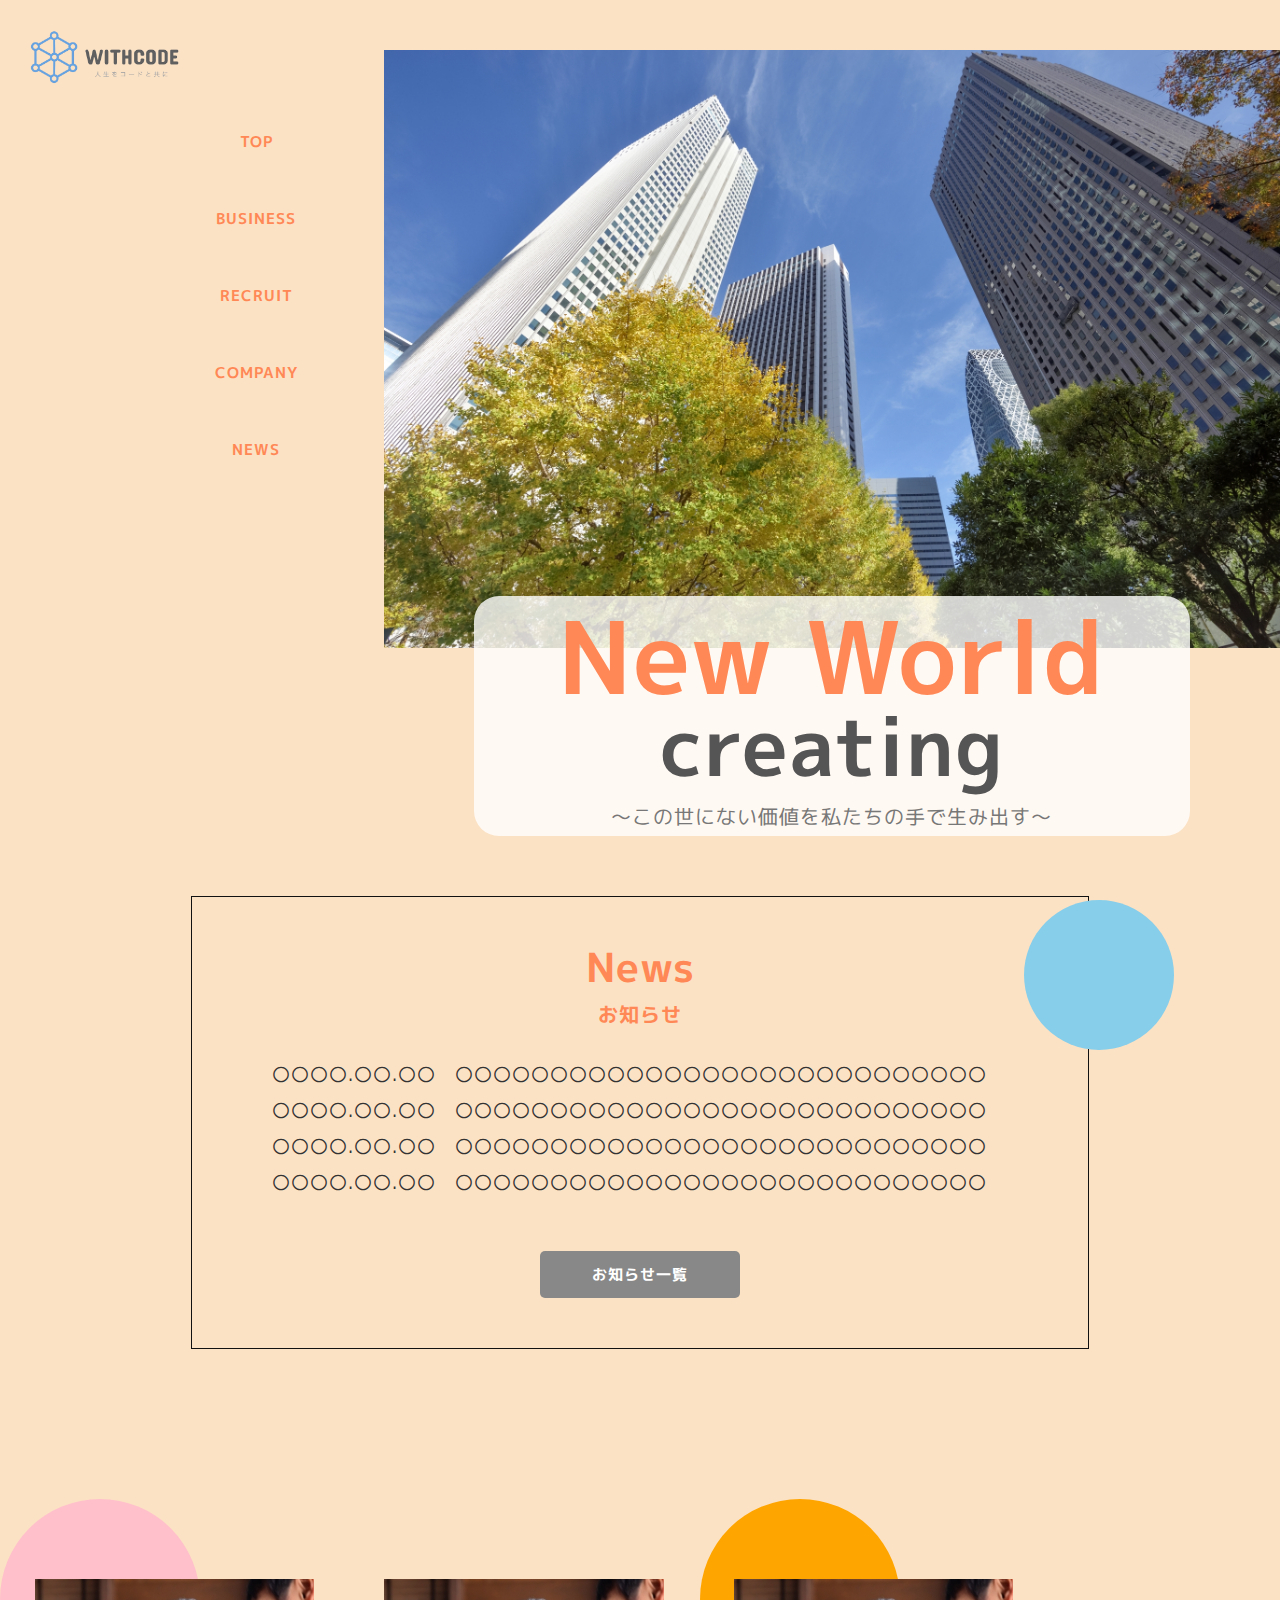
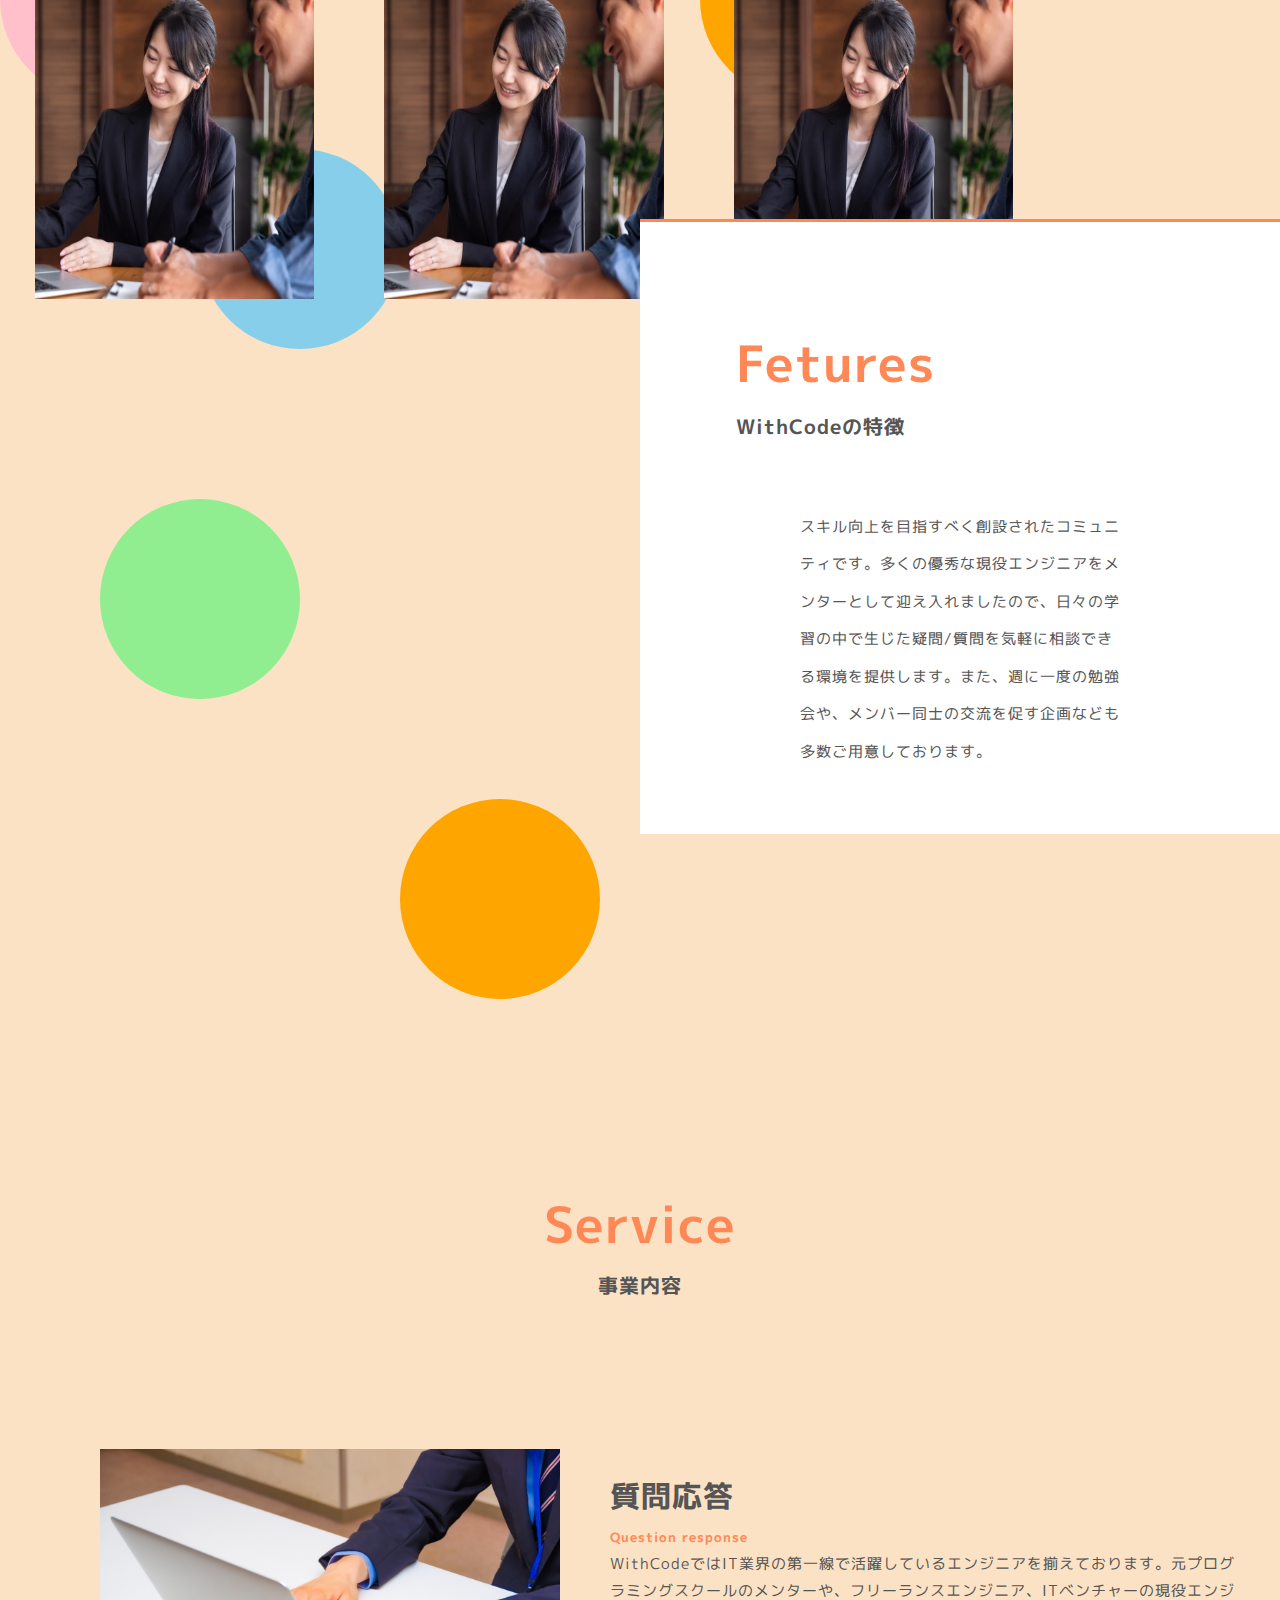
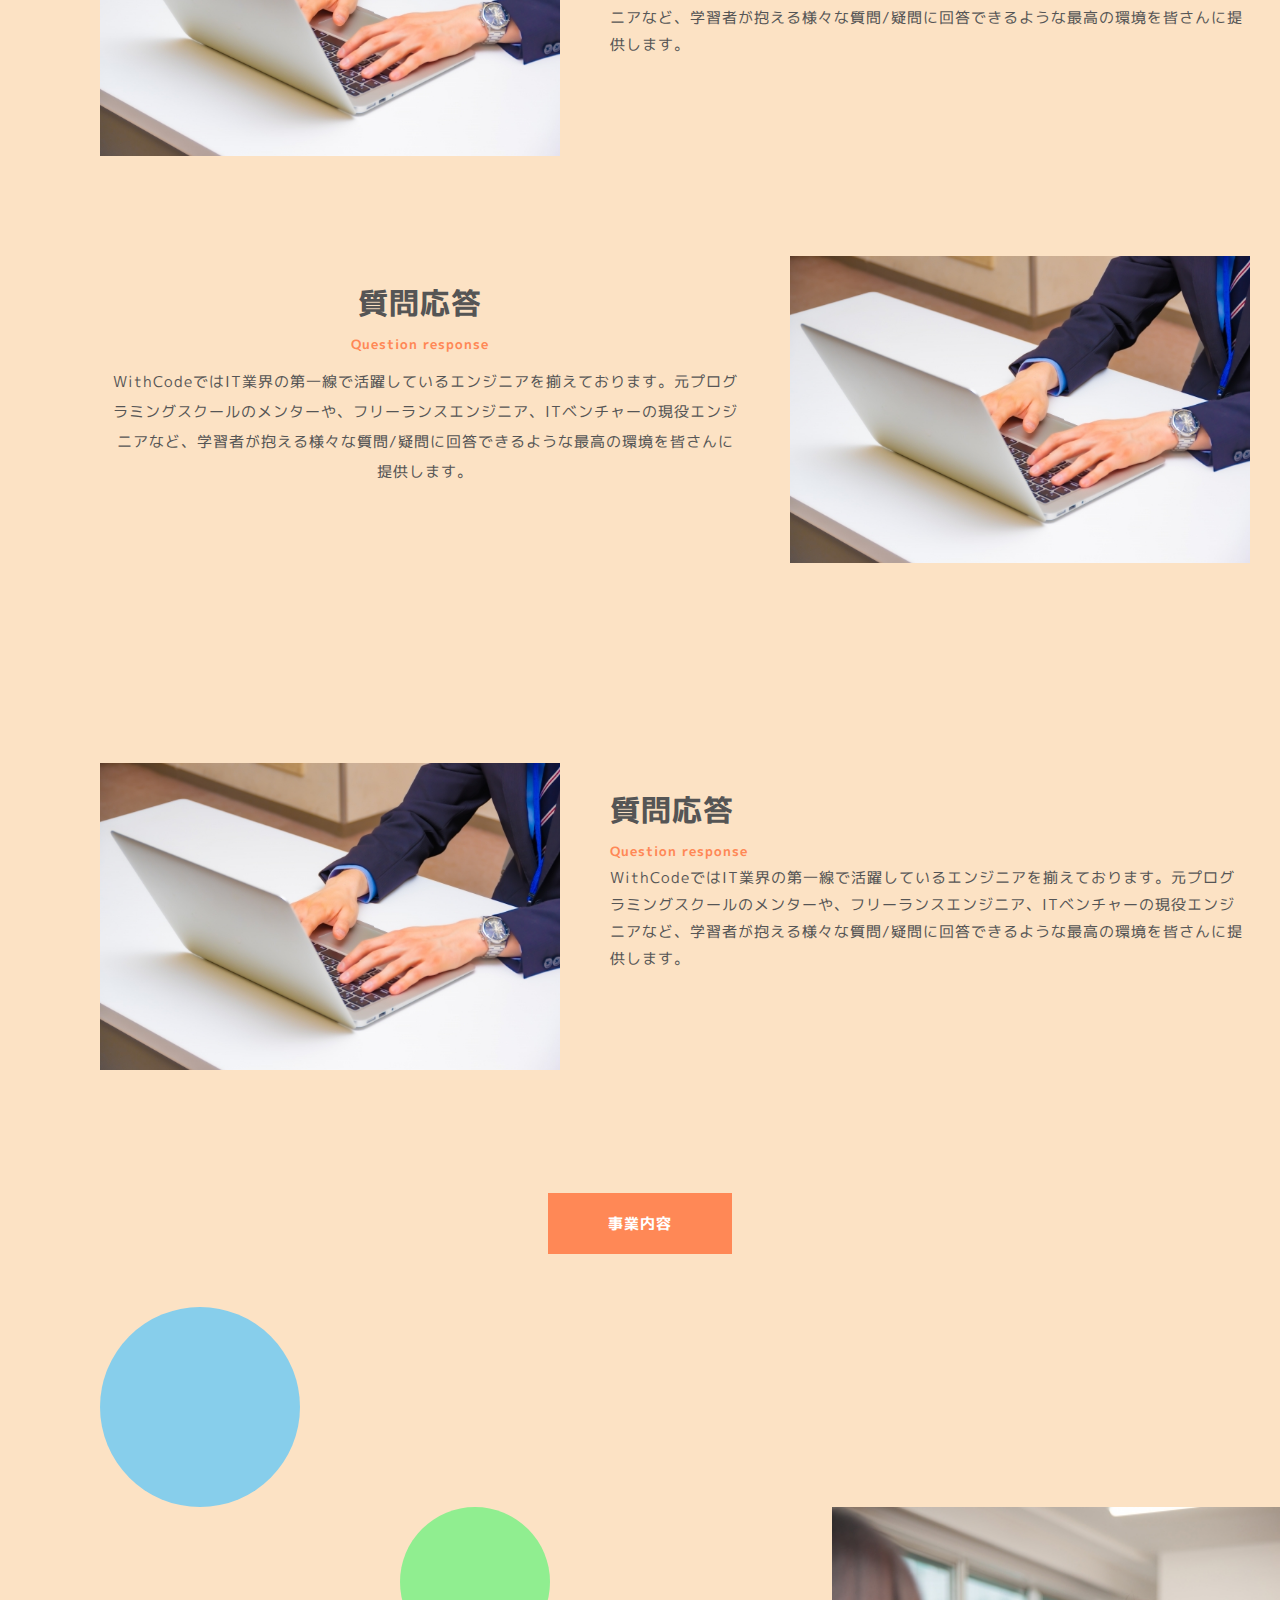
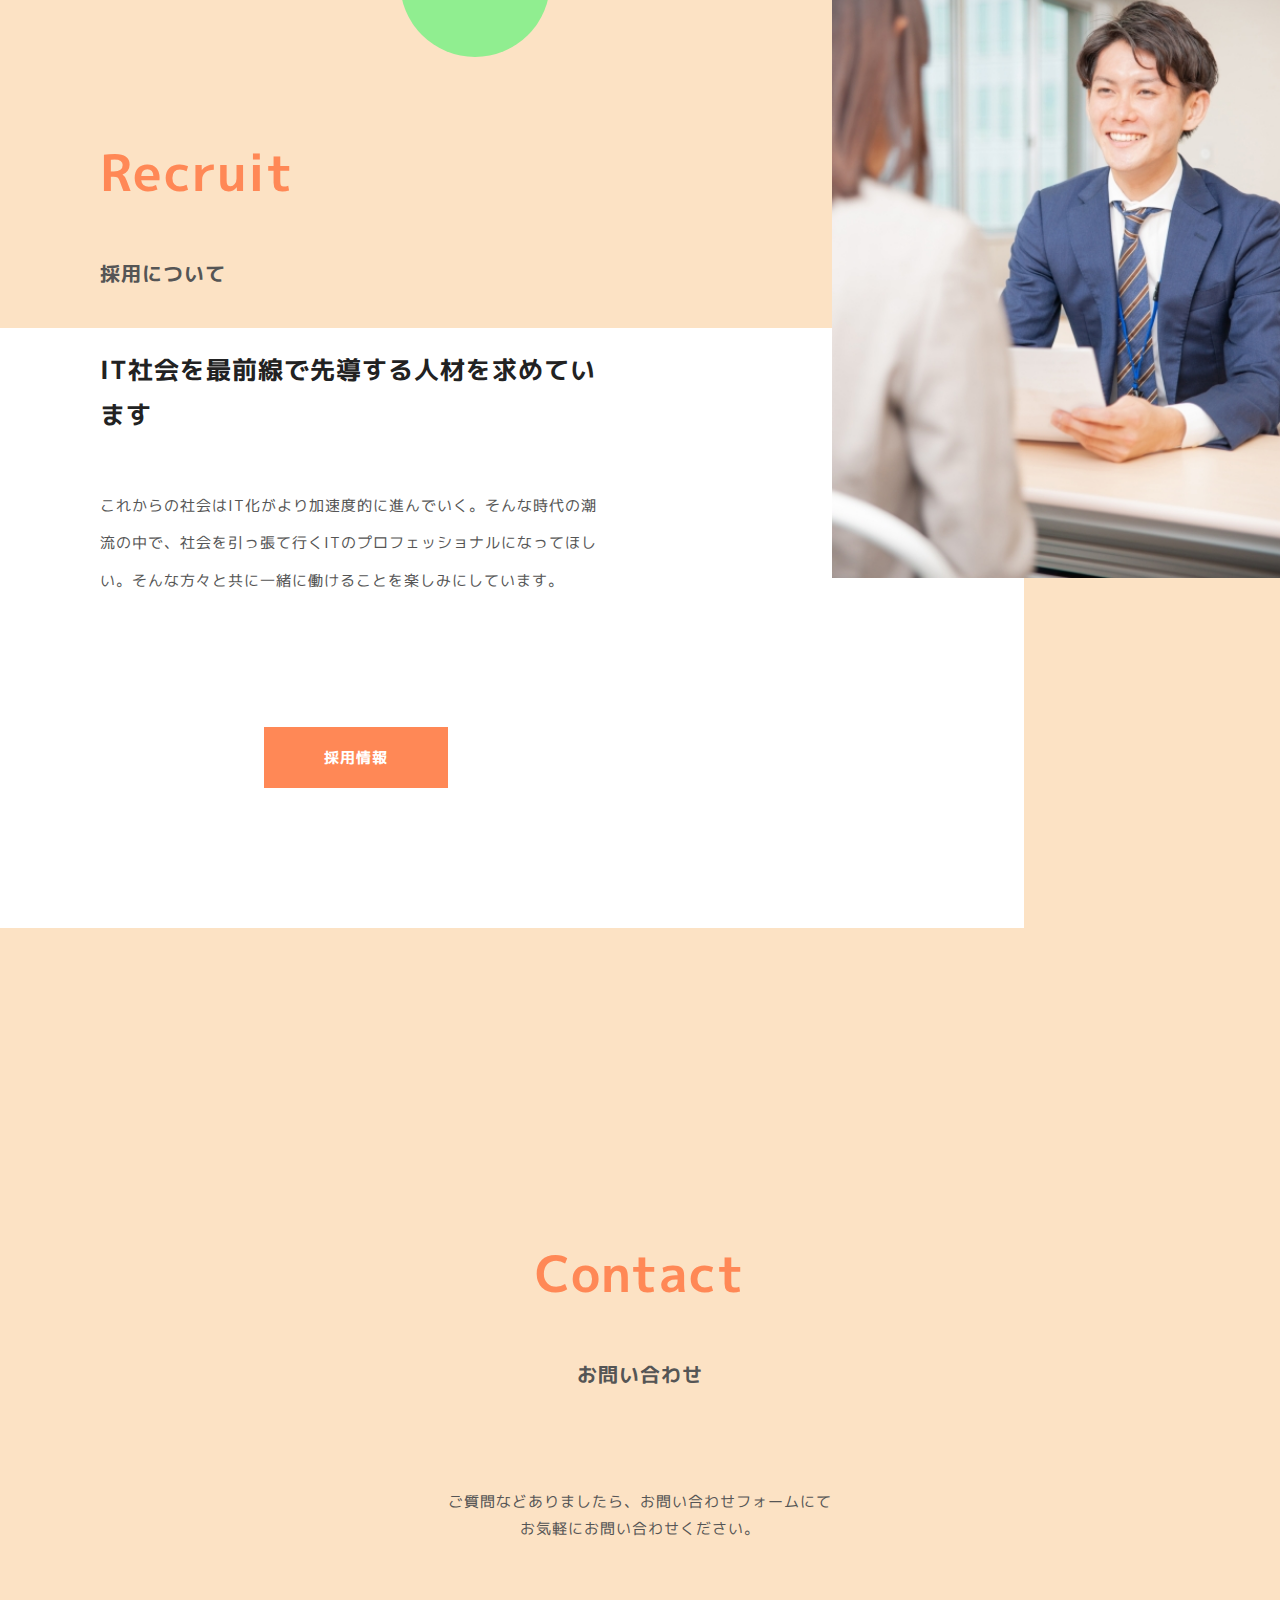
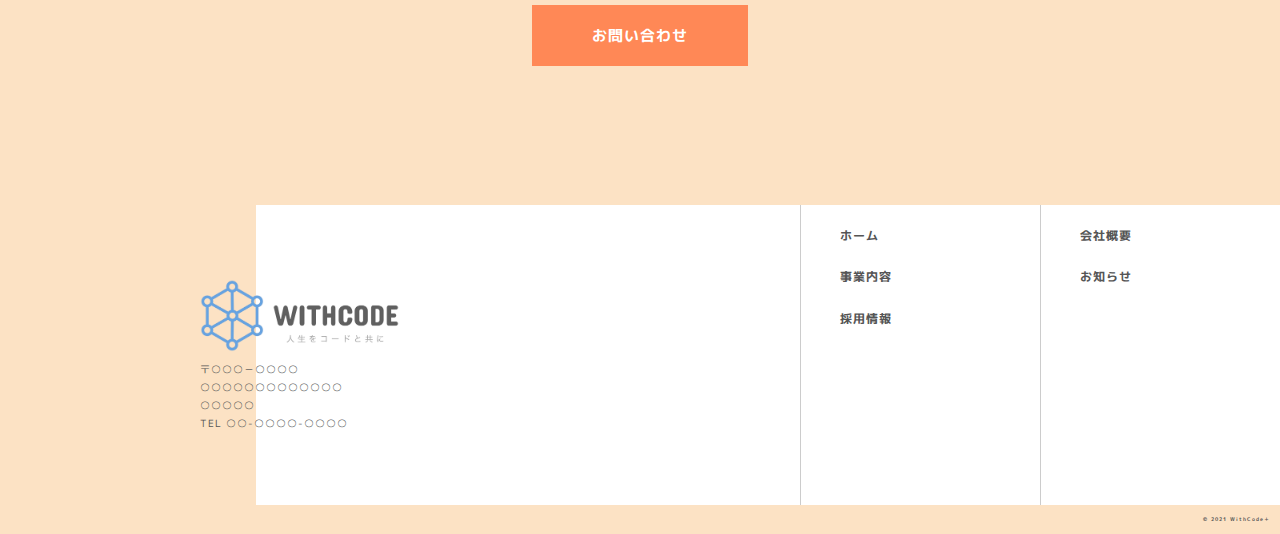
<file: index.html>
<!DOCTYPE html>
<html lang="ja">
<head>
  <meta charset="UTF-8">
  <title>プログラミング教材「WithCode+」</title>
  <meta name="description" content="「人生をコードと共に」というビジョンを達成するべく、皆さんのプログラミング学習をサポートします。">
  <meta name="keywords" content="IT,プログラミング,コミュニティ">
  <meta name="viewport" content="width=device-width, initial-scale=1.0">
  <meta property="og:title" content="プログラミング教材「WithCode+」">
  <meta property="og:type" content="article">
  <meta property="og:url" content="https://withcode-plus.tech">
  <meta property="og:image" content="img/logo.png">
  <meta property="og:description" content="「人生をコードと共に」というビジョンを達成するべく、皆さんのプログラミング学習をサポートします。">
  <meta property="og:site_name" content="プログラミング教材">
  <link rel="icon" href="favicon.ico">
  <link rel="apple-touch-icon" sizes="180×180" href="img/logo.png">
  <link rel="stylesheet" type="text/css" href="css/reset.css">
  <link rel="stylesheet" type="text/css" href="css/common1.css">
 
  <link rel="stylesheet" type="text/css" href="css/index.css">
  <link rel="preconnect" href="https://fonts.gstatic.com">
  <link href="https://fonts.googleapis.com/css2?family=M+PLUS+1p:wght@100;300;400;500;700;800;900&display=swap"
    rel="stylesheet
</head>
<body>
<header>
  <div class="header_all">
    <div class="header_inner">
      <img src="img/logo.png" alt="ロゴ画像">
      <nav>
        <ul>
          <li><a href="index.html" class="color">TOP</a></li>
          <li><a href="html/business.html" class="color">BUSINESS</a></li>
          <li><a href="html/recruit.html" class="color">RECRUIT</a></li>
          <li><a href="html/company.html" class="color">COMPANY</a></li>
          <li><a href="html/news.html" class="color">NEWS</a></li>
        </ul>
      </nav>
    </div>
    <div class="top_inner">
      <img src="img/top.png" alt="トップ画像">
      <div class="top_title">
        <!-- <div class="top_bg"></div> -->
        <h1>New World</h1>
        <h2>creating</h2>
        <p>
          ～この世にない価値を私たちの手で生み出す～
        </p>
      </div>

    </div>
    <div class="top_bg1"></div>
  </div>
  </div> 
</header>
<main>
  <section class="news section">
    <h3>News<br><small>お知らせ</small></h3>
    <ul class="news_list">
      <li> 〇〇〇〇.〇〇.〇〇　〇〇〇〇〇〇〇〇〇〇〇〇〇〇〇〇〇〇〇〇〇〇〇〇〇〇〇〇</li>
      <li> 〇〇〇〇.〇〇.〇〇　〇〇〇〇〇〇〇〇〇〇〇〇〇〇〇〇〇〇〇〇〇〇〇〇〇〇〇〇</li>
      <li> 〇〇〇〇.〇〇.〇〇　〇〇〇〇〇〇〇〇〇〇〇〇〇〇〇〇〇〇〇〇〇〇〇〇〇〇〇〇</li>
      <li> 〇〇〇〇.〇〇.〇〇　〇〇〇〇〇〇〇〇〇〇〇〇〇〇〇〇〇〇〇〇〇〇〇〇〇〇〇〇</li>    
    </ul>
    <p class="more"><a href="html/news.html">お知らせ一覧</a></p>
  </section>
  <section class="feature section">
    <div class="feature_inner">
      <h4>Fetures</h4>
      <small>WithCodeの特徴</small>
      <p>スキル向上を目指すべく創設されたコミュニティです。多くの優秀な現役エンジニアをメンターとして迎え入れましたので、日々の学習の中で生じた疑問/質問を気軽に相談できる環境を提供します。また、週に一度の勉強会や、メンバー同士の交流を促す企画なども多数ご用意しております。</p>
    </div>
    <ul class="feature_img">
      <li><img src="img/feature.png" alt="特徴の画像"></li>
      <li><img src="img/feature.png" alt="特徴の画像"></li>
      <li><img src="img/feature.png" alt="特徴の画像"></li>
    </ul>
    <div class="feature_bg_all">
      <div class="feature_bg"></div>
      <div class="feature_bg2"></div>
      <div class="fature_bg3"></div>
      <div class="feature_bg4"></div>
      <div class="feature_bg5"></div>
      <div class="feature_bg6"></div>
    </div>
  </section>


  <section class="service section">
    <h3>Service<br><small>事業内容</small></h3>
        <div class="service_item">
          <div class="service_bg"></div>
        <img src="img/service.png">
          <h4>質問応答</h4>
          <small>Question response</small>
          <p>WithCodeではIT業界の第一線で活躍しているエンジニアを揃えております。元プログラミングスクールのメンターや、フリーランスエンジニア、ITベンチャーの現役エンジニアなど、学習者が抱える様々な質問/疑問に回答できるような最高の環境を皆さんに提供します。</p>
        </div>  
        <div class="service_item2">
          <img src="img/service.png">
          <h4>質問応答</h4>
          <small>Question response</small>
          <p>WithCodeではIT業界の第一線で活躍しているエンジニアを揃えております。元プログラミングスクールのメンターや、フリーランスエンジニア、ITベンチャーの現役エンジニアなど、学習者が抱える様々な質問/疑問に回答できるような最高の環境を皆さんに提供します。</p>
        </div>
        <div class="service_item">
          <img src="img/service.png">
          <h4>質問応答</h4>
          <small>Question response</small>
          <p>WithCodeではIT業界の第一線で活躍しているエンジニアを揃えております。元プログラミングスクールのメンターや、フリーランスエンジニア、ITベンチャーの現役エンジニアなど、学習者が抱える様々な質問/疑問に回答できるような最高の環境を皆さんに提供します。</p>
        </div>
        <p class="btn"><a href="html/business.html">事業内容</a></p>
  </section>
  <section class="recruit section">
    <div class="recruit_inner">
      <h3>Recruit<br><small>採用について</small></h3>   
      <h4>IT社会を最前線で先導する人材を求めています</h4>
      <p>これからの社会はIT化がより加速度的に進んでいく。そんな時代の潮流の中で、社会を引っ張て行くITのプロフェッショナルになってほしい。そんな方々と共に一緒に働けることを楽しみにしています。</p>
      <p class="btn"><a href="html/recruit.html">採用情報</a></p>
    </div>
    <img src="img/top_recruit.png" aly="リクルート画像">
    <div class="recruit_bg"> </div>
    <div class="recruit_bg2"> </div>
    <div class="recruit_bg3"> </div>
  </section>
  <section class="contact">
    <div class="contact_inner">
      <h3>Contact<br><small>お問い合わせ</small></h3>
      <p>ご質問などありましたら、お問い合わせフォームにて<br>お気軽にお問い合わせください。</p>
      <p class="btn"><a href="#">お問い合わせ</a></p>
    </div>
  </section>
</main>
<footer>
  <div class="footer_inner">
    <img src="img/logo.png" alt="ロゴ画像">
    <p>
      〒○○○－○○○○<br>
      ○○○○○○○○○○○○○○○○○○<br>
      TEL ○○-○○○○-○○○○
    </p>
  </div>
  <div class="footer_bg">
    <div class="footer_list">
      <ul>
        <li><a href="html/company.html">会社概要</a></li>
        <li><a href="html/news.html"></a>お知らせ</li>
      </ul>
      <ul>
        <li><a href="html/index.html">ホーム</a></li>
        <li><a href="html/business.html"></a>事業内容</li>
        <li><a href="html/recruit.html"></a>採用情報</li>
      </ul>
    </div>
  </div>
</footer>
<o class=copyright>© 2021 WithCode＋</o>
</body>
</html>
</file>
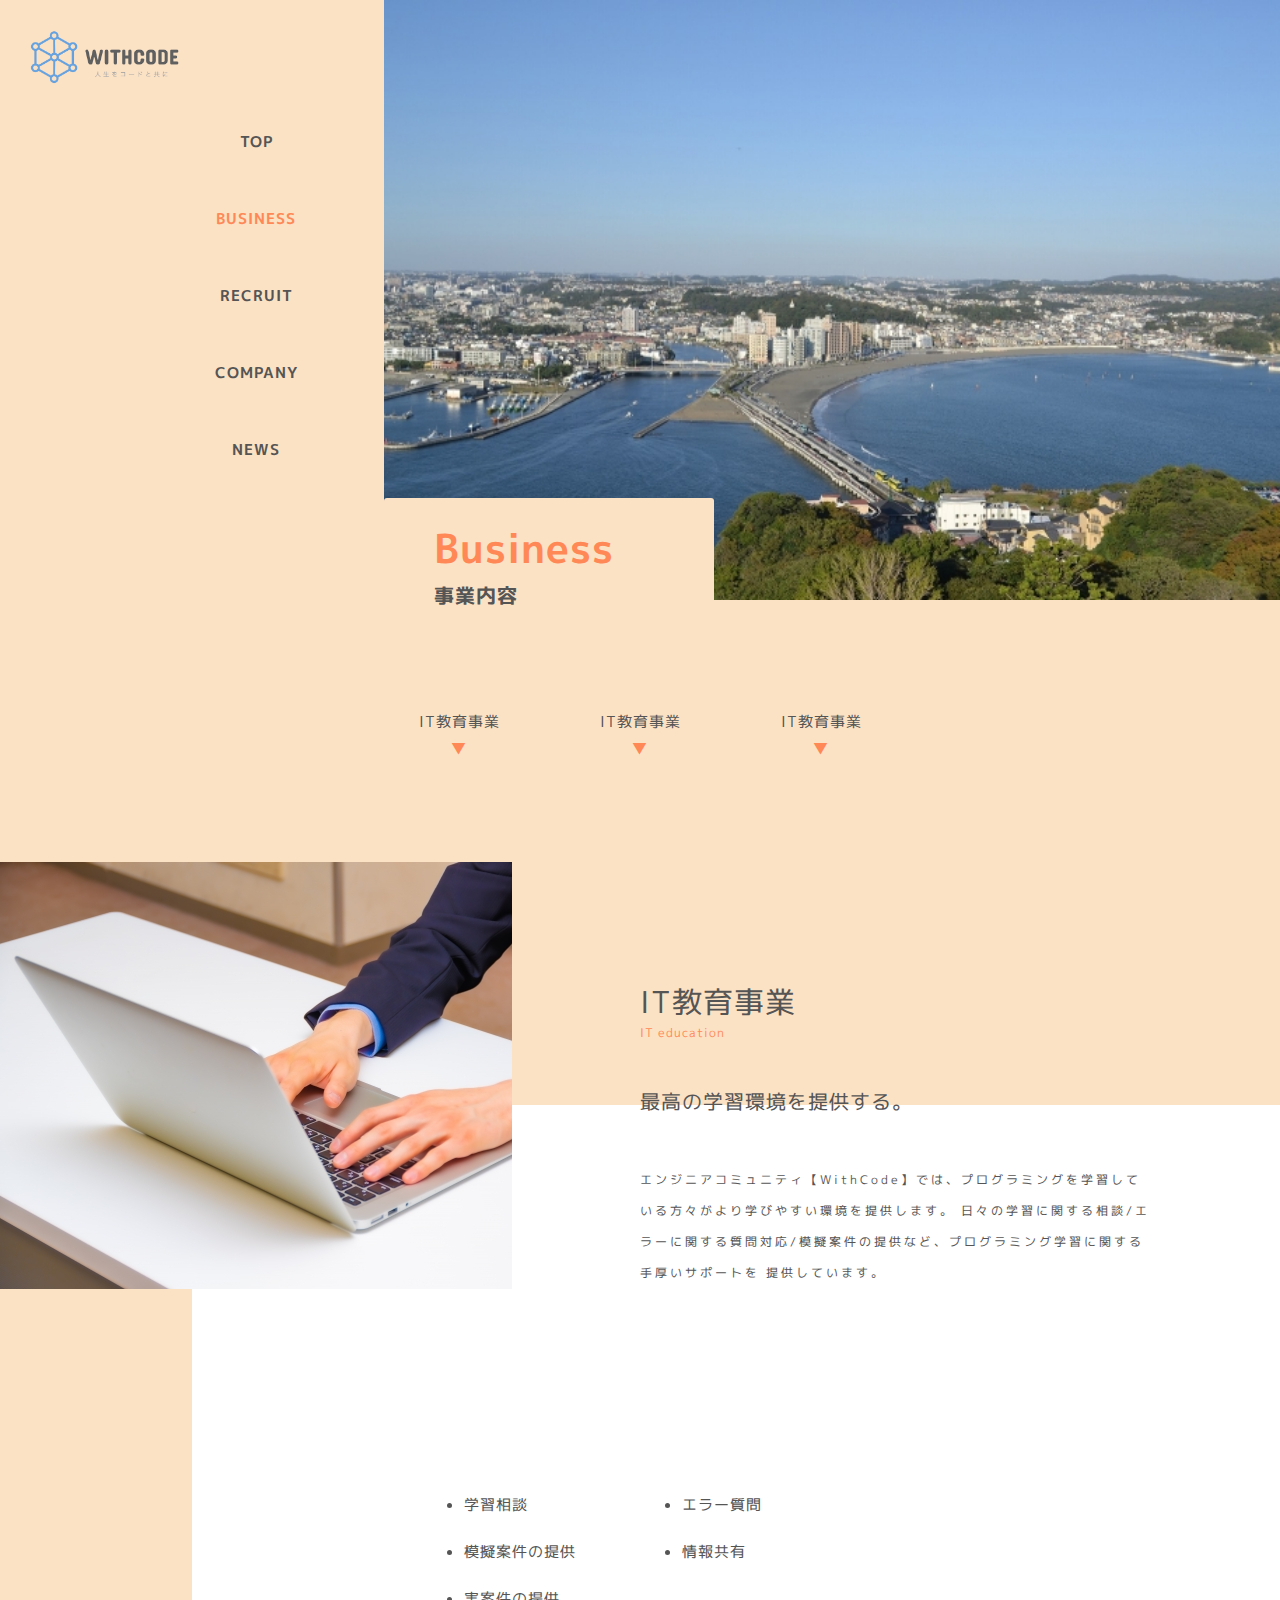
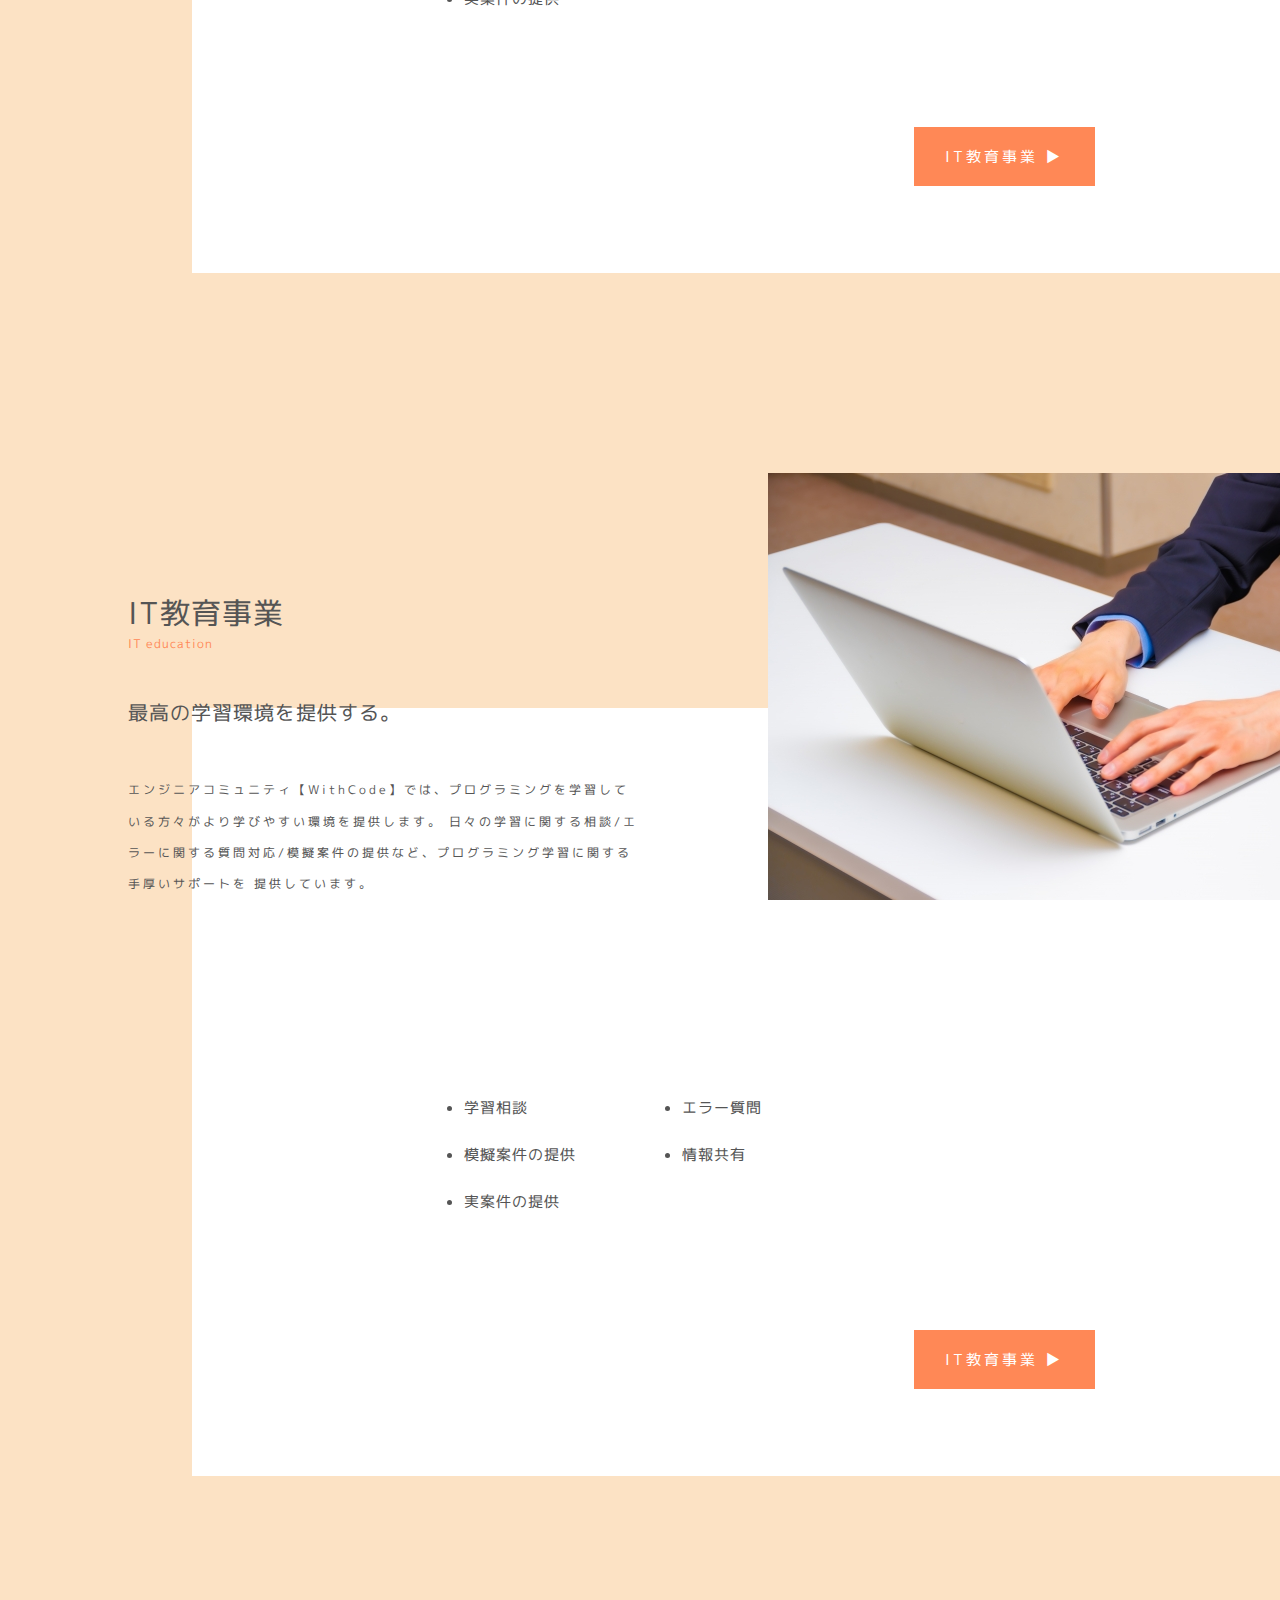
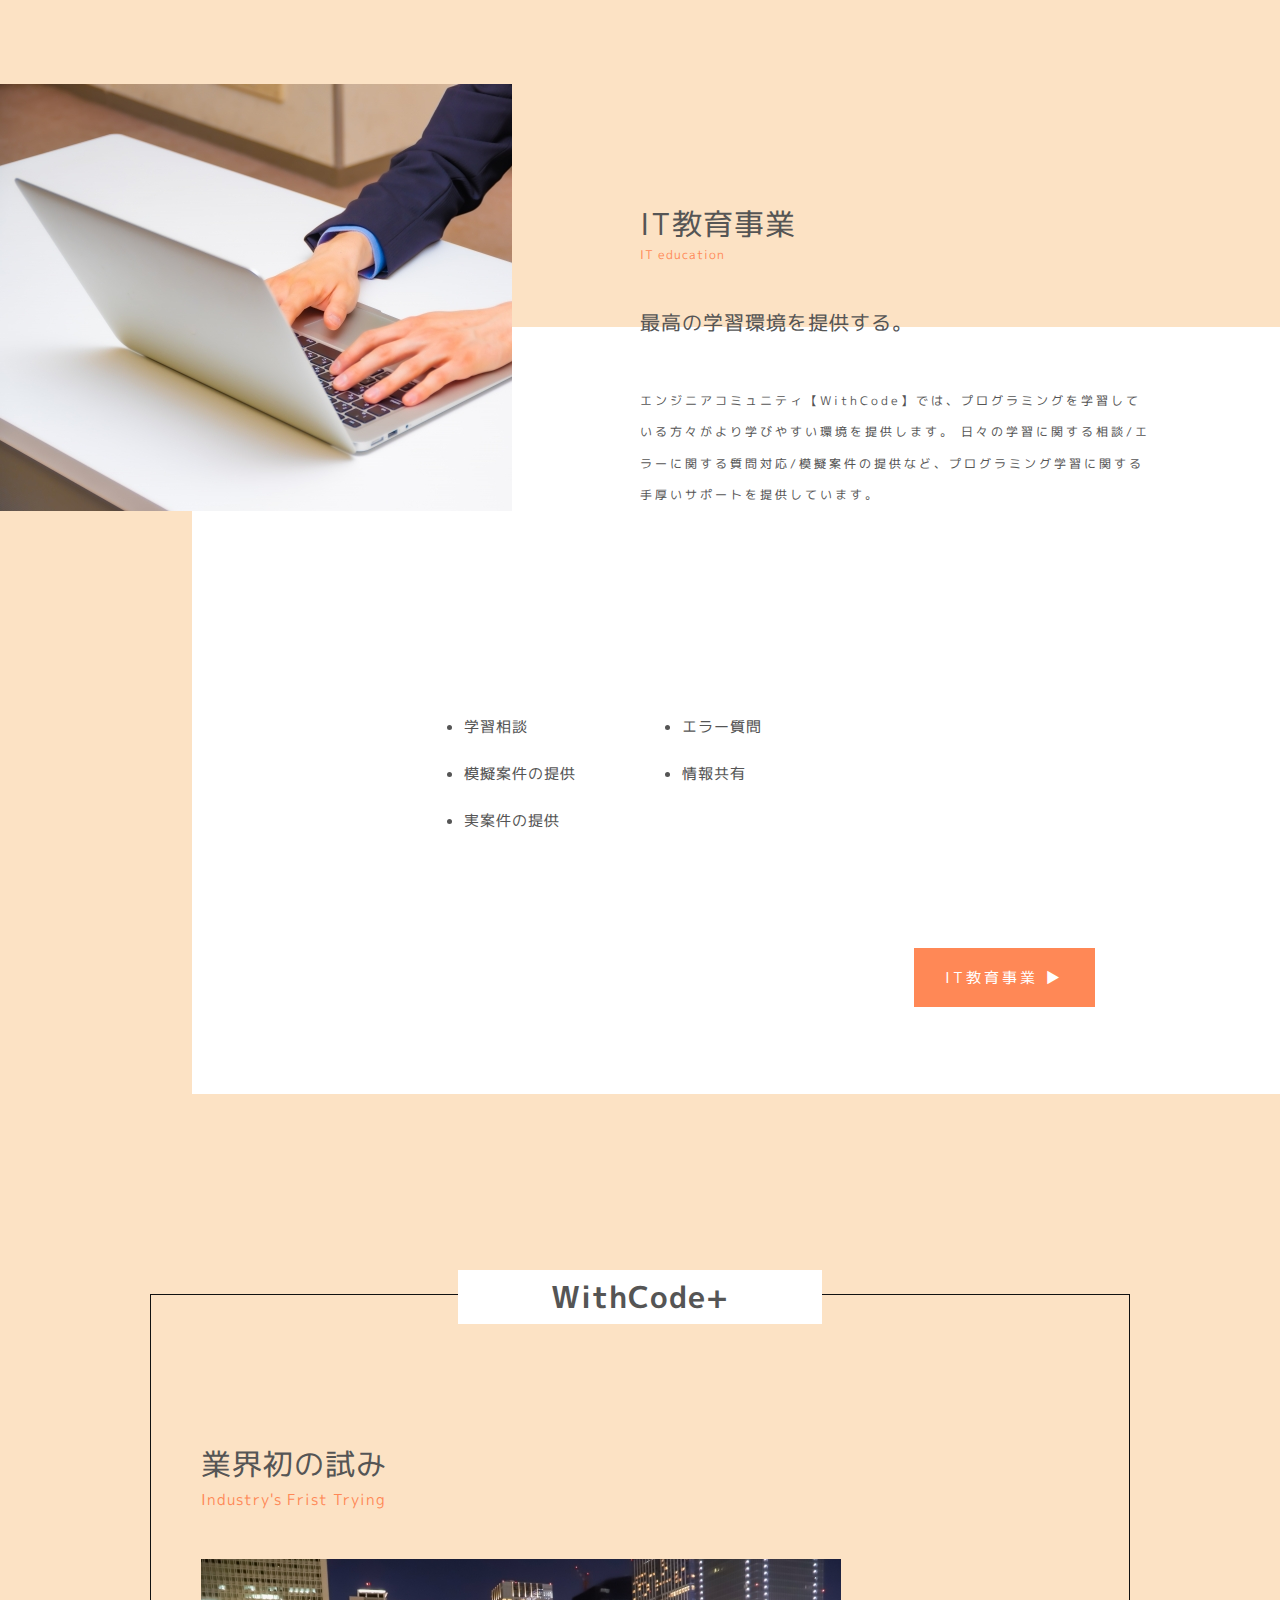
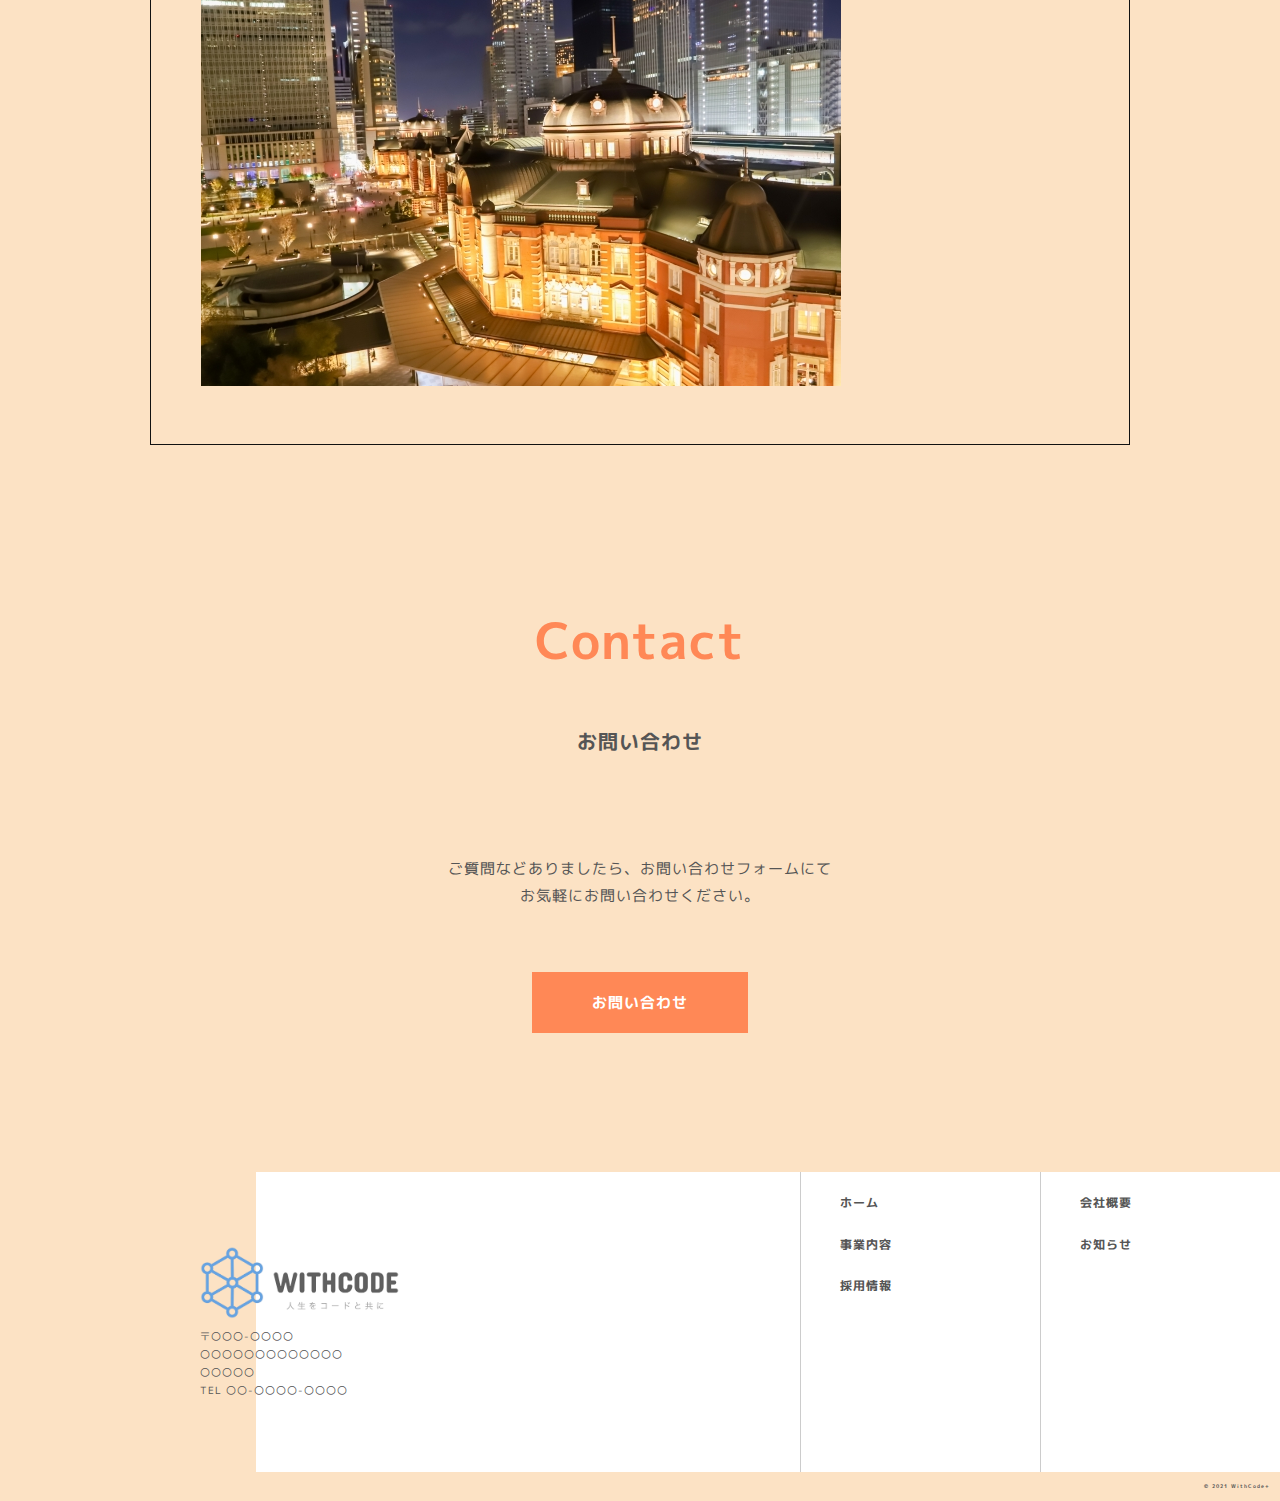
<file: html/business.html>
<!DOCTYPE html>
<html>
<head>
  <meta charset="UTF-8">
  <title>プログラミング教材「WithCode+」</title>
  <meta name="description" content="「人生をコードと共に」というビジョンを達成するべく、皆さんのプログラミング学習をサポートします。">
  <meta name="keywords" content="IT,プログラミング,コミュニティ">
  <meta name="viewport" content="width=device-width, initial-scale=1.0">
  <meta property="og:title" content="プログラミング教材「WithCode+」">
  <meta property="og:type" content="article">
  <meta property="og:url" content="https://withcode-plus.tech">
  <meta property="og:image" content="img/logo.png">
  <meta property="og:description" content="「人生をコードと共に」というビジョンを達成するべく、皆さんのプログラミング学習をサポートします。">
  <meta property="og:site_name" content="プログラミング教材">
  <link rel="icon" href="../favicon.ico">
  <link rel="apple-touch-icon" sizes="180×180" href="../img/logo.png">
  <link rel="stylesheet" type="text/css" href="../css/reset.css">
  <link rel="stylesheet" type="text/css" href="../css/common1.css">
  <link rel="stylesheet" type="text/css" href="../css/common2.css">
  <link rel="stylesheet" type="text/css" href="../css/business.css">
  <link rel="preconnect" href="https://fonts.gstatic.com">
  <link href="https://fonts.googleapis.com/css2?family=M+PLUS+1p:wght@100;300;400;500;700;800;900&display=swap"
    rel="stylesheet">
</head>
<body>
<header>
    <div class="header_all">
      <div class="header_inner">
        <img src="../img/logo.png" alt="ロゴ画像">
        <nav>
          <ul>
            <li><a href="../index.html">TOP</a></li>
            <li><a href="business.html" class="color">BUSINESS</a></li>
            <li><a href="recruit.html">RECRUIT</a></li>
            <li><a href="company.html">COMPANY</a></li>
            <li><a href="news.html">NEWS</a></li>
          </ul>
        </nav>
      </div>
      <div class="top_inner">
        <img src="../img/business.png" alt="トップ画像">
        <h1>Business<br><small>事業内容</small></h1>
      </div>
    </div>
</header>
    
<main>
  <section class="business">
    <div class="all_bg"></div>
    <div class="business_inner">
      <div class="business_top">
        <ul>
          <li><a href="#business_list1">IT教育事業<br><small>▼</small></a></li>
          <li><a href="#business_list2">IT教育事業<br><small>▼</small></a></li>
          <li><a href="#business_list3">IT教育事業<br><small>▼</small></a></li>
        </ul>
      </div>
      <!-- ＃＃＃＃＃リスト１＃＃＃＃＃ -->

      <div class="business_list" id="business_list1">
        <div class="business_item1">
          <img src="../img/service.png" alt="サービス画像">
        </div>
        <div class="business_item2">
          <h1>IT教育事業<br><small>IT education</small></h1>
          <h2>最高の学習環境を提供する。</h2>
          <p>
            エンジニアコミュニティ【WithCode】では、プログラミングを学習している方々がより学びやすい環境を提供します。 日々の学習に関する相談/エラーに関する質問対応/模擬案件の提供など、プログラミング学習に関する手厚いサポートを
            提供しています。
          </p>
        </div>
        <div class="business_bg">
          <div class="business_content">
            <div class="business_element">
                <ul>
                  <li>学習相談</li>
                  <li>エラー質問</li>
                  <li>模擬案件の提供</li>
                  <li>情報共有</li>
                  <li>実案件の提供</li>
                </ul>
            </div>
          </div>
          <p class="btn"><a href="#">IT教育事業 ▶︎</a></p>
        </div>
      </div>
      <!-- ＃＃＃＃＃リスト２＃＃＃＃＃-->
      <div class="business_list" id="business_list2">
        <div class="business_item1_reverse">
          <img src="../img/service.png" alt="サービス画像">
        </div>
        <div class="business_item2_reverse">
          <h1>IT教育事業<br><small>IT education</small></h1>
          <h2>最高の学習環境を提供する。</h2>
          <p>
            エンジニアコミュニティ【WithCode】では、プログラミングを学習している方々がより学びやすい環境を提供します。 日々の学習に関する相談/エラーに関する質問対応/模擬案件の提供など、プログラミング学習に関する手厚いサポートを
            提供しています。
          </p>
        </div>

        <div class="business_bg">
          <div class="business_content">
            <div class="business_element">
                <ul>
                  <li>学習相談</li>
                  <li>エラー質問</li>
                  <li>模擬案件の提供</li>
                  <li>情報共有</li>
                  <li>実案件の提供</li>
                </ul>
            </div>
          </div>
          <p class="btn"><a href="#">IT教育事業 ▶︎</a></p>
        </div>
      </div>
      <!-- ＃＃＃＃＃＃リスト＃＃＃＃＃＃-->
      <div class="business_list" id="business_list3">
        <div class="business_item1">
          <img src="../img/service.png" alt="サービス画像">
        </div>
        <div class="business_item2">
          <h1>IT教育事業<br><small>IT education</small></h1>
          <h2>最高の学習環境を提供する。</h2>
          <p>
            エンジニアコミュニティ【WithCode】では、プログラミングを学習している方々がより学びやすい環境を提供します。 日々の学習に関する相談/エラーに関する質問対応/模擬案件の提供など、プログラミング学習に関する手厚いサポートを提供しています。
          </p>
        </div>
        <div class="business_bg">
          <div class="business_content">
            <div class="business_element">
                <ul>
                  <li>学習相談</li>
                  <li>エラー質問</li>
                  <li>模擬案件の提供</li>
                  <li>情報共有</li>
                  <li>実案件の提供</li>
                </ul>
            </div>
          </div>
          <p class="btn"><a href="#">IT教育事業 ▶︎</a></p>
        </div>
      </div>
    </div>
  </section>
  <section class="letter section">
    <div class="letter_inner">
        <h1>WithCode+</h1>
        <div class="letter_list">
          <h2>業界初の試み<br><small>Industry's Frist Trying</small></h2>
          <p><img src="../img/business_letter.png" alt="レター画像"></p>
    </div>
  </section>
  <section class="contact">
    <div class="contact_inner">
      <h3>Contact<br><small>お問い合わせ</small></h3>
      <P>
        ご質問などありましたら、お問い合わせフォームにて<br>お気軽にお問い合わせください。
      </P>
      <p class="btn"><a href="">お問い合わせ</a></p>
    </div>
  </section>
</main>
<footer>
  <div class="footer_inner">
    <img src="../img/logo.png" alt="ロゴ画像">
    <p>〒〇〇〇-〇〇〇〇<br>
      〇〇〇〇〇〇〇〇〇〇〇〇〇〇〇〇〇〇<br>
      TEL 〇〇-〇〇〇〇-〇〇〇〇
    </p>
  </div>
  <div class="footer_bg">
    <div class="footer_list">
      <ul>
        <li><a href="company.html">会社概要</a></li>
        <li><a href="news.html">お知らせ</a></li>
      </ul>
      <ul class="footer_item">
        <li><a href="../index.html">ホーム</a></li>
        <li><a href="business.html">事業内容</a></li>
        <li><a href="recruit.html">採用情報</a></li>
      </ul>
    </div>
  </div>
</footer>
<p class="copyright">© 2021 WithCode+</p>
</body>
</html>
</file>
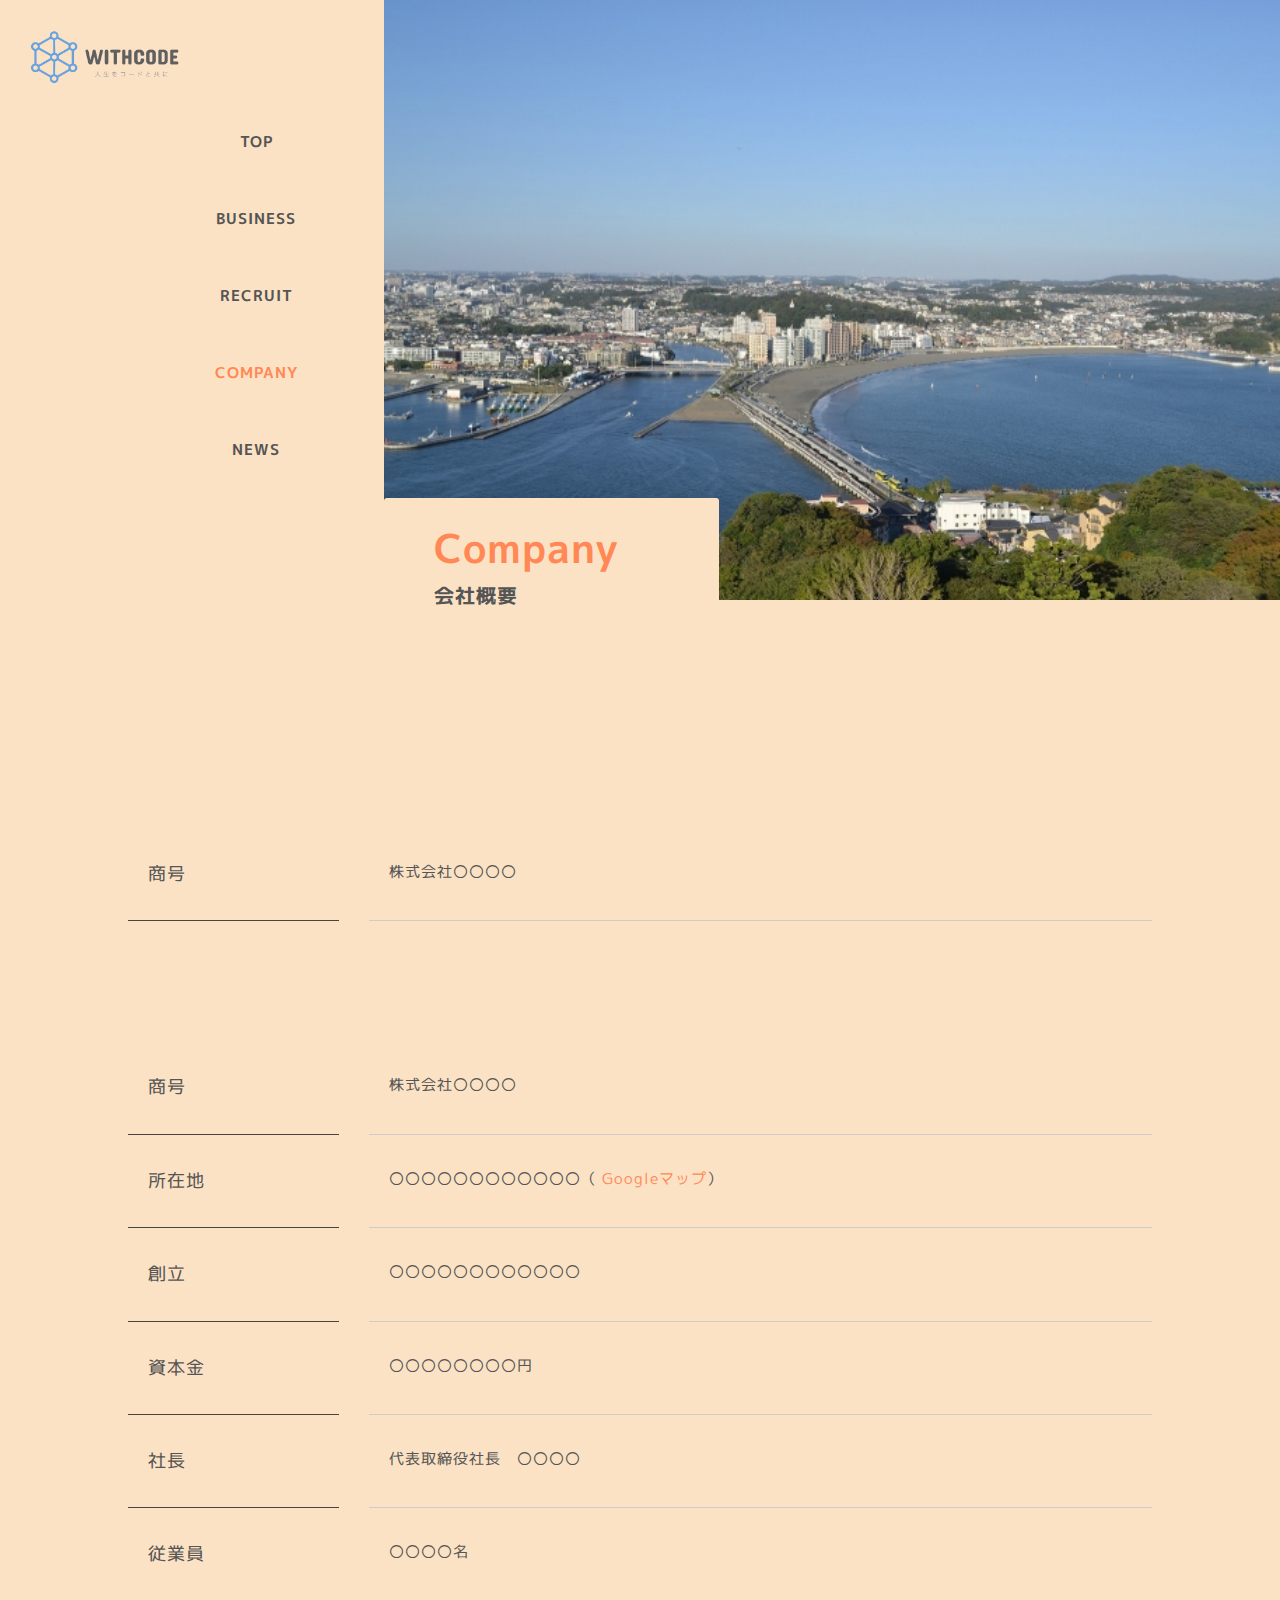
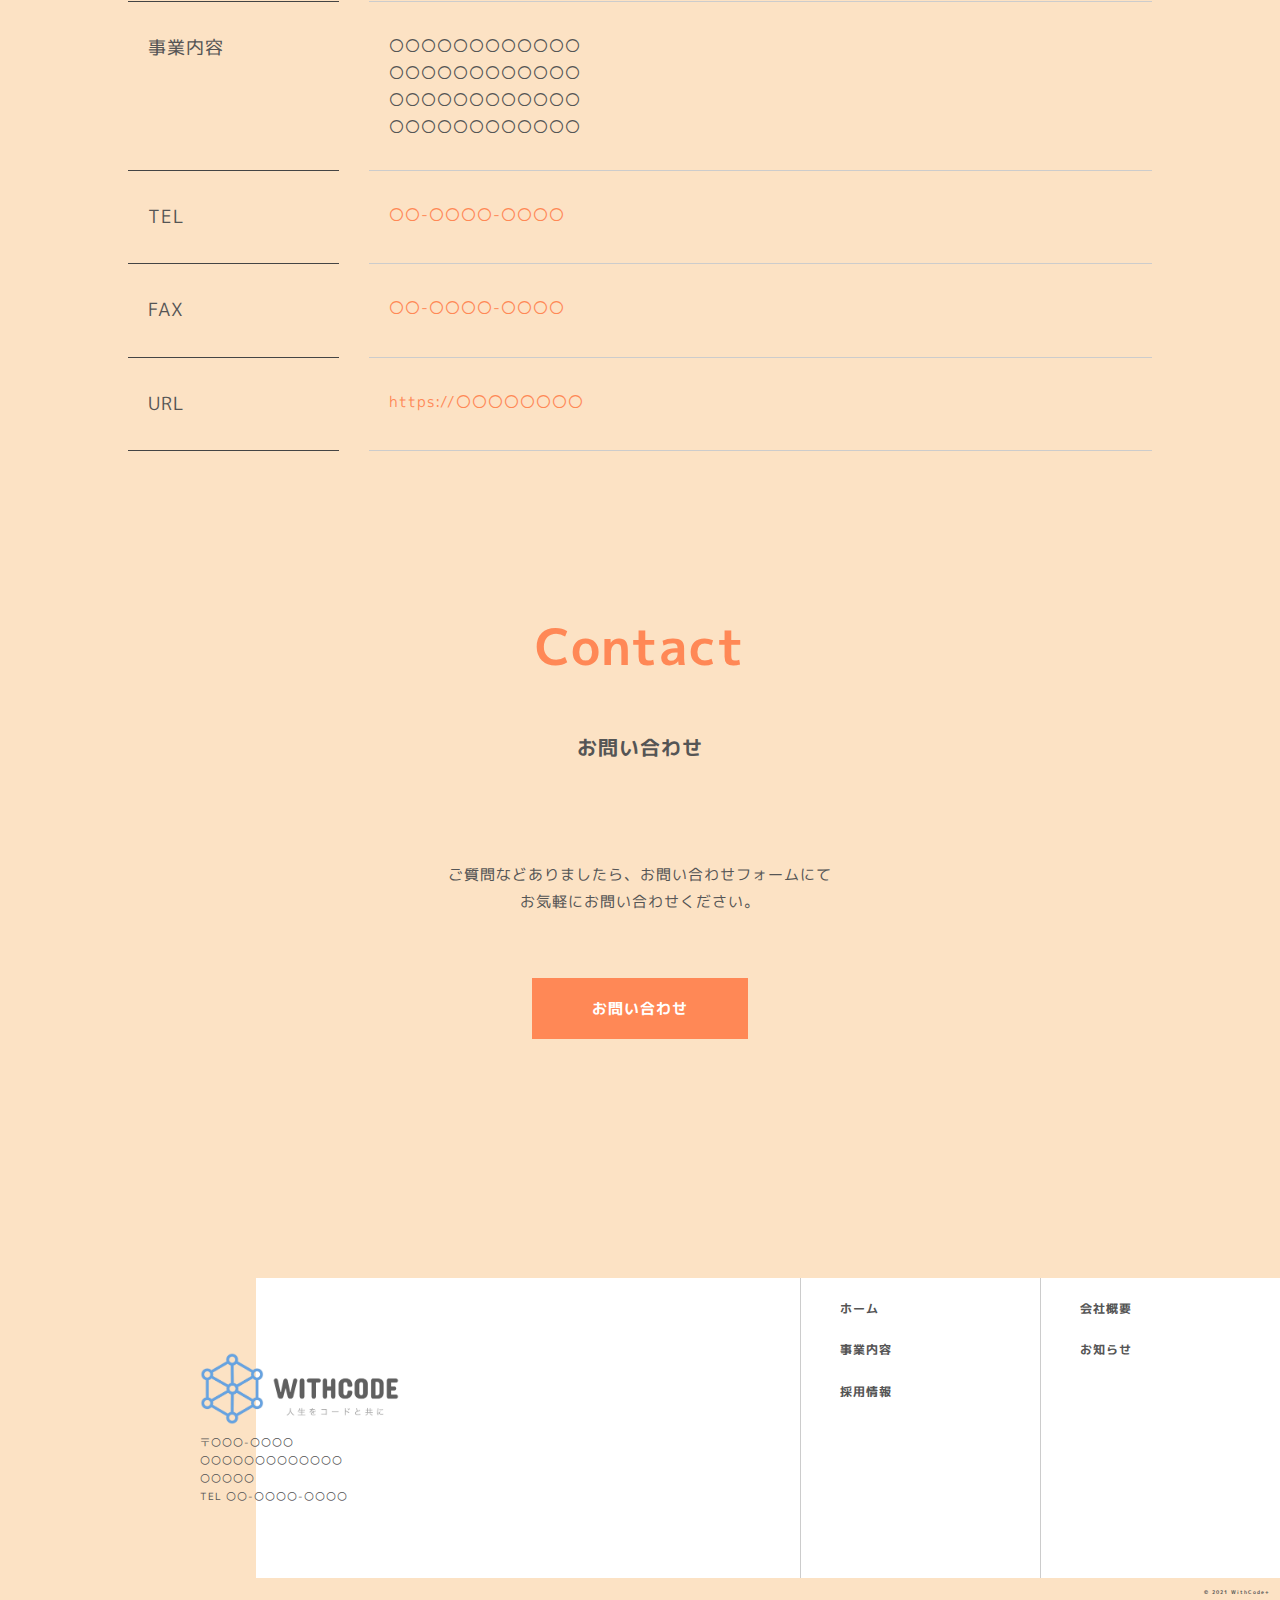
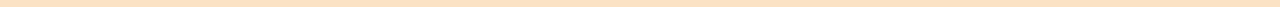
<file: html/company.html>
<!DOCTYPE html>
<html>

<head>
  <meta charset="UTF-8">
  <title>プログラミング教材「WithCode+」</title>
  <meta name="description" content="「人生をコードと共に」というビジョンを達成するべく、皆さんのプログラミング学習をサポートします。">
  <meta name="keywords" content="IT,プログラミング,コミュニティ">
  <meta name="viewport" content="width=device-width, initial-scale=1.0">
  <meta property="og:title" content="プログラミング教材「WithCode+」">
  <meta property="og:type" content="article">
  <meta property="og:url" content="https://withcode-plus.tech">
  <meta property="og:image" content="img/logo.png">
  <meta property="og:description" content="「人生をコードと共に」というビジョンを達成するべく、皆さんのプログラミング学習をサポートします。">
  <meta property="og:site_name" content="プログラミング教材">
  <link rel="icon" href="../favicon.ico">
  <link rel="apple-touch-icon" sizes="180×180" href="../img/logo.png">
  <link rel="stylesheet" type="text/css" href="../css/reset.css">
  <link rel="stylesheet" type="text/css" href="../css/common1.css">
  <link rel="stylesheet" type="text/css" href="../css/common2.css">
  <link rel="stylesheet" type="text/css" href="../css/company.css">
  <link rel="preconnect" href="https://fonts.gstatic.com">
  <link href="https://fonts.googleapis.com/css2?family=M+PLUS+1p:wght@100;300;400;500;700;800;900&display=swap"
    rel="stylesheet">
</head>
<body>
  <header>
    <div class="header_all">
      <div class="header_inner">
        <img src="../img/logo.png" alt="ロゴ画像">
        <nav>
          <ul>
            <li><a href="../index.html">TOP</a></li>
            <li><a href="business.html">BUSINESS</a></li>
            <li><a href="recruit.html" >RECRUIT</a></li>
            <li><a href="company.html" class="color">COMPANY</a></li>
            <li><a href="news.html">NEWS</a></li>
          </ul>
        </nav>
      </div>
      <div class="top_inner">
        <img src="../img/business.png" alt="トップ画像">
        <h1>Company<br><small>会社概要</small></h1>
      </div>
    </div>
  </header>
  <main>
    <section class="company section">
      <div class="company_inner">
        <ul class="company_list">
          <li>
            <span>商号</span>
            <p>株式会社〇〇〇〇</p>
          </li>
        </ul>
        <ul class="company_list">
          <li>
            <span>商号</span>
            <p>株式会社〇〇〇〇</p>
          </li>
          <li>
            <span>所在地</span>
            <p>〇〇〇〇〇〇〇〇〇〇〇〇（<a href="" class="map_link"> Googleマップ</a>）</p>
          </li>
          <li>
            <span>創立</span>
            <p>〇〇〇〇〇〇〇〇〇〇〇〇</p>
          </li>
          <li>
            <span>資本金</span>
            <p>〇〇〇〇〇〇〇〇円</p>
          </li>
          <li>
            <span>社長</span>
            <p>代表取締役社長　〇〇〇〇</p>
          </li>
          <li>
            <span>従業員</span>
            <p>〇〇〇〇名</p>
          </li>
          <li>
            <span>事業内容</span>
            <p>
              〇〇〇〇〇〇〇〇〇〇〇〇<br>
              〇〇〇〇〇〇〇〇〇〇〇〇<br>
              〇〇〇〇〇〇〇〇〇〇〇〇<br>
              〇〇〇〇〇〇〇〇〇〇〇〇<br>
            </p>
          </li>
          <li>
            <span>TEL</span>
            <p><a href="">〇〇-〇〇〇〇-〇〇〇〇</a></p>
          </li>
          <li>
            <span>FAX</span>
            <p><a href="">〇〇-〇〇〇〇-〇〇〇〇</a></p>
          </li>
          <li>
            <span>URL</span>
            <p><a href="">https://〇〇〇〇〇〇〇〇</a></p>
          </li>
        </ul>
      </div>
      </div>
      <section class="contact">
        <div class="contact_inner">
          <h3>Contact<br><small>お問い合わせ</small></h3>
          <P>
            ご質問などありましたら、お問い合わせフォームにて<br>お気軽にお問い合わせください。
          </P>
          <p class="btn"><a href="">お問い合わせ</a></p>
        </div>
      </section>
  </main>
  <footer>
    <div class="footer_inner">
      <img src="../img/logo.png" alt="ロゴ画像">
      <p>〒〇〇〇-〇〇〇〇<br>
        〇〇〇〇〇〇〇〇〇〇〇〇〇〇〇〇〇〇<br>
        TEL 〇〇-〇〇〇〇-〇〇〇〇
      </p>
    </div>
    <div class="footer_bg">
      <div class="footer_list">
        <ul>
          <li><a href="company.html">会社概要</a></li>
          <li><a href="news.html">お知らせ</a></li>
        </ul>
        <ul class="footer_item">
          <li><a href="../index.html">ホーム</a></li>
          <li><a href="business.html">事業内容</a></li>
          <li><a href="recruit.html">採用情報</a></li>
        </ul>
      </div>
    </div>
  </footer>
  <p class="copyright">© 2021 WithCode+</p>
</body>
</html>
</file>
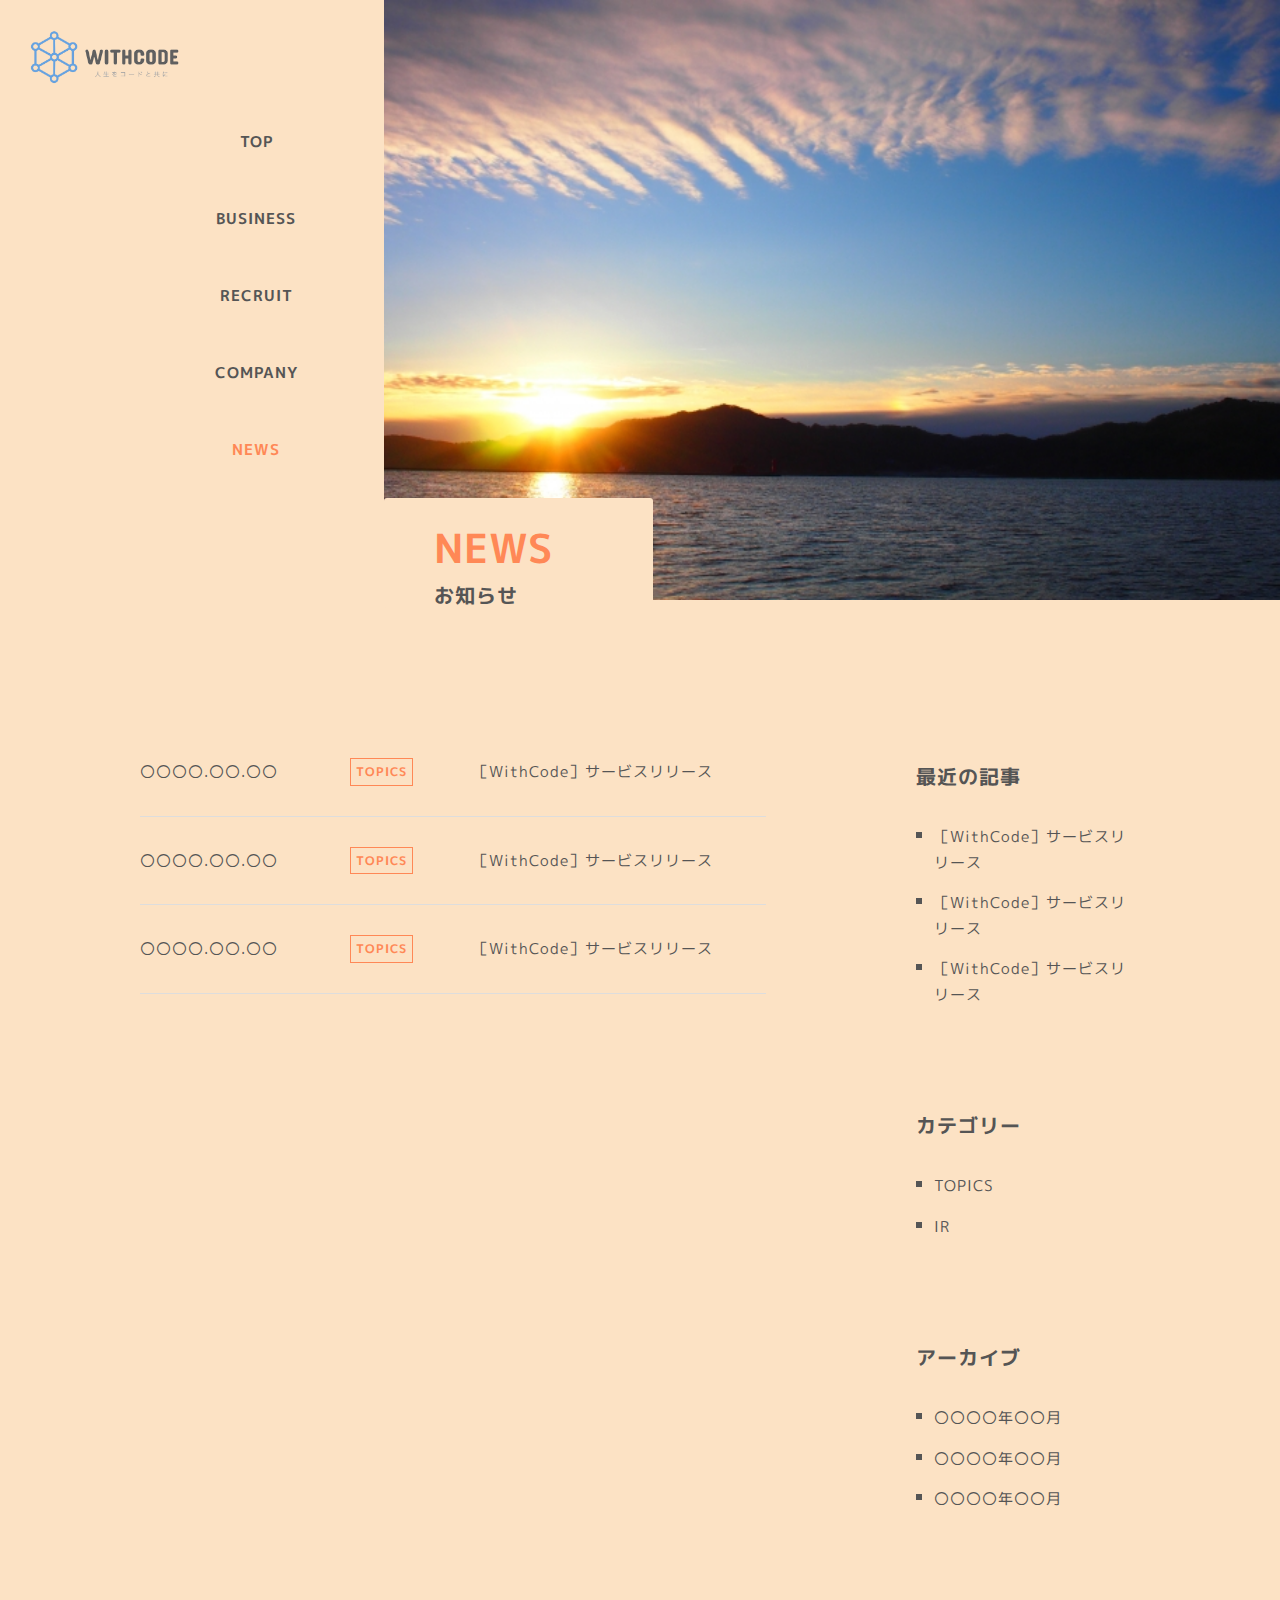
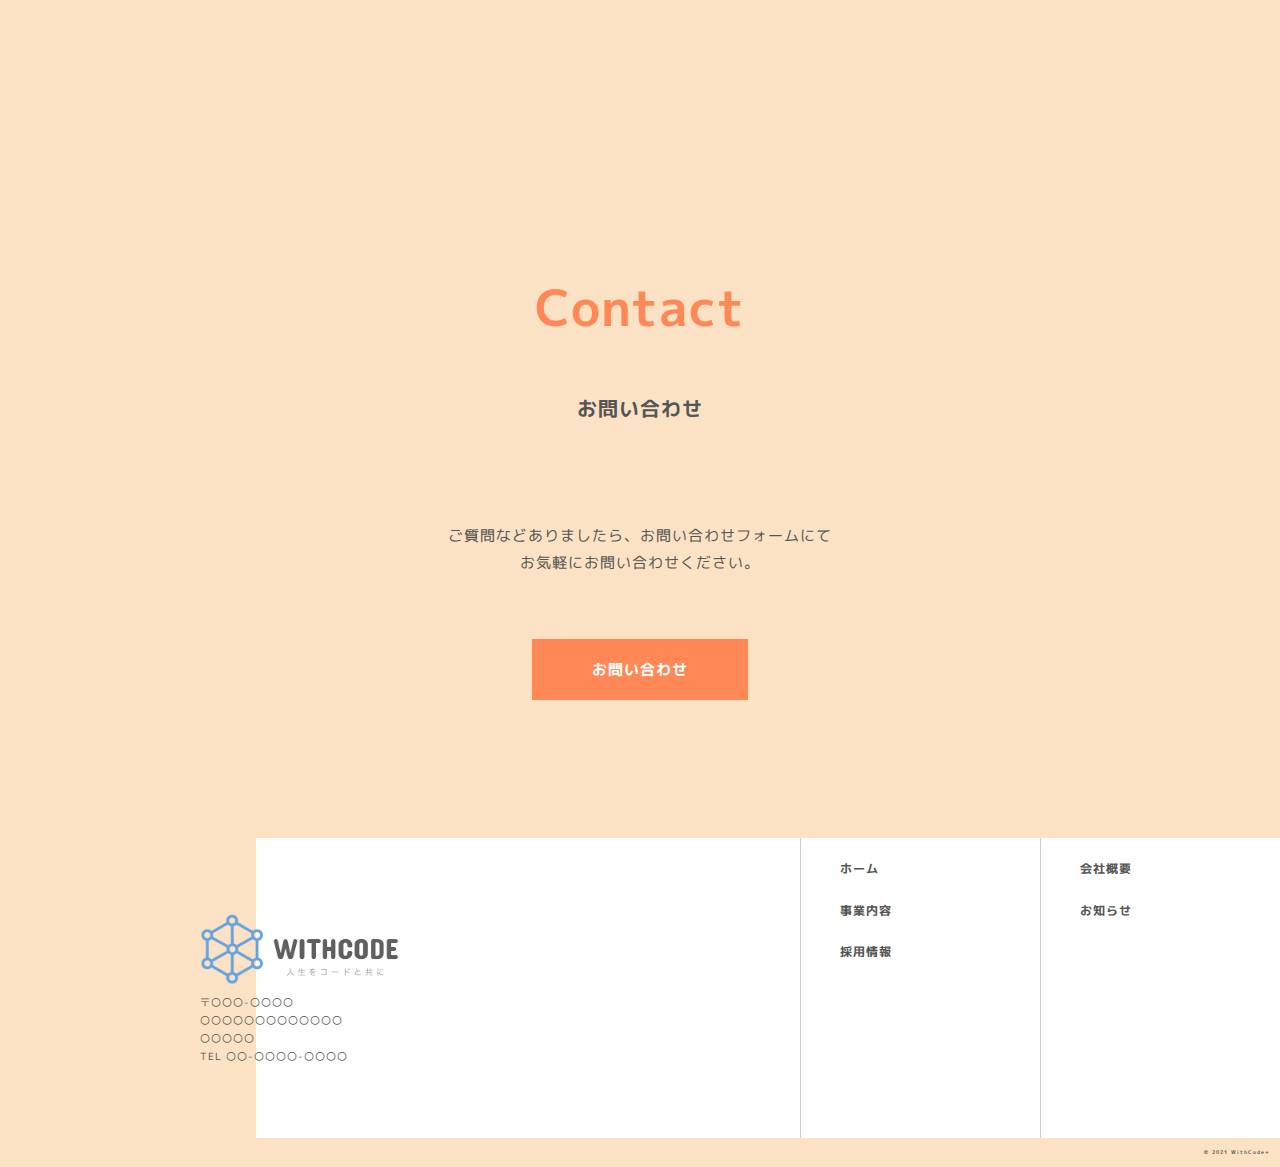
<file: html/news.html>
<!DOCTYPE html>
<html>

<head>
  <meta charset="UTF-8">
  <title>プログラミング教材「WithCode+」</title>
  <meta name="description" content="「人生をコードと共に」というビジョンを達成するべく、皆さんのプログラミング学習をサポートします。">
  <meta name="keywords" content="IT,プログラミング,コミュニティ">
  <meta name="viewport" content="width=device-width, initial-scale=1.0">
  <meta property="og:title" content="プログラミング教材「WithCode+」">
  <meta property="og:type" content="article">
  <meta property="og:url" content="https://withcode-plus.tech">
  <meta property="og:image" content="img/logo.png">
  <meta property="og:description" content="「人生をコードと共に」というビジョンを達成するべく、皆さんのプログラミング学習をサポートします。">
  <meta property="og:site_name" content="プログラミング教材">
  <link rel="icon" href="../favicon.ico">
  <link rel="apple-touch-icon" sizes="180×180" href="../img/logo.png">
  <link rel="stylesheet" type="text/css" href="../css/reset.css">
  <link rel="stylesheet" type="text/css" href="../css/common1.css">
  <link rel="stylesheet" type="text/css" href="../css/common2.css">
  <link rel="stylesheet" type="text/css" href="../css/news.css">
  <link rel="preconnect" href="https://fonts.gstatic.com">
  <link href="https://fonts.googleapis.com/css2?family=M+PLUS+1p:wght@100;300;400;500;700;800;900&display=swap"
    rel="stylesheet">
</head>
<body>
  <header>
    <div class="header_all">
      <div class="header_inner">
        <img src="../img/logo.png" alt="ロゴ画像">
        <nav>
          <ul>
            <li><a href="../index.html">TOP</a></li>
            <li><a href="business.html">BUSINESS</a></li>
            <li><a href="recruit.html">RECRUIT</a></li>
            <li><a href="company.html">COMPANY</a></li>
            <li><a href="news.html" class="color">NEWS</a></li>
          </ul>
        </nav>
      </div>
      <div class="top_inner">
        <img src="../img/news.png" alt="トップ画像">
        <h1>NEWS<br><small>お知らせ</small></h1>
      </div>
    </div>
  </header>
  <main>
    <section class="news section">
      <div class="news_inner">
        <div class="news_main">
            <ul class="news_list">
              <li>
                <span class="news_date">〇〇〇〇.〇〇.〇〇</span>
                <p class="news_category">TOPICS</p>
                <a href="#" class="news_ttl">［WithCode］サービスリリース</a>
              </li>
              <li>
                <span class="news_date">〇〇〇〇.〇〇.〇〇</span>
                <p class="news_category">TOPICS</p>
                <a href="#" class="news_ttl">［WithCode］サービスリリース</a>
              </li>
              <li>
                <span class="news_date">〇〇〇〇.〇〇.〇〇</span>
                <p class="news_category">TOPICS</p>
                <a href="#" class="news_ttl">［WithCode］サービスリリース</a>
              </li>
            </ul>
        
        </div>
        <div class="news_side">
          <div class="news_side_link">
            <p>最近の記事</p>
            <ul class="news_side_list">
              <li><a href="#">［WithCode］サービスリリース</a></li>
              <li><a href="#">［WithCode］サービスリリース</a></li>
              <li><a href="#">［WithCode］サービスリリース</a></li>
            </ul>
          </div>
          <div class="news_side_link">
            <p>カテゴリー</p>
            <ul class="news_side_list">
              <li><a href="#">TOPICS</a></li>
              <li><a href="#">IR</a></li>
            </ul>
          </div>
          <div class="news_side_link">
            <p>アーカイブ</p>
            <ul class="news_side_list">
              <li><a href="">〇〇〇〇年〇〇月</a></li>
              <li><a href="">〇〇〇〇年〇〇月</a></li>
              <li><a href="">〇〇〇〇年〇〇月</a></li>
            </ul>
          </div>
        </div>
      </div>
    </section>
    <section class="contact">
      <div class="contact_inner">
        <h3>Contact<br><small>お問い合わせ</small></h3>
        <P>
          ご質問などありましたら、お問い合わせフォームにて<br>お気軽にお問い合わせください。
        </P>
        <p class="btn"><a href="">お問い合わせ</a></p>
      </div>
    </section>
  </main>
  <footer>
    <div class="footer_inner">
      <img src="../img/logo.png" alt="ロゴ画像">
      <p>〒〇〇〇-〇〇〇〇<br>
        〇〇〇〇〇〇〇〇〇〇〇〇〇〇〇〇〇〇<br>
        TEL 〇〇-〇〇〇〇-〇〇〇〇
      </p>
    </div>
    <div class="footer_bg">
      <div class="footer_list">
        <ul>
          <li><a href="company.html">会社概要</a></li>
          <li><a href="news.html">お知らせ</a></li>
        </ul>
        <ul class="footer_item">
          <li><a href="../index.html">ホーム</a></li>
          <li><a href="business.html">事業内容</a></li>
          <li><a href="recruit.html">採用情報</a></li>
        </ul>
      </div>
    </div>
  </footer>
  <p class="copyright">© 2021 WithCode+</p>
</body>
</html>
</file>
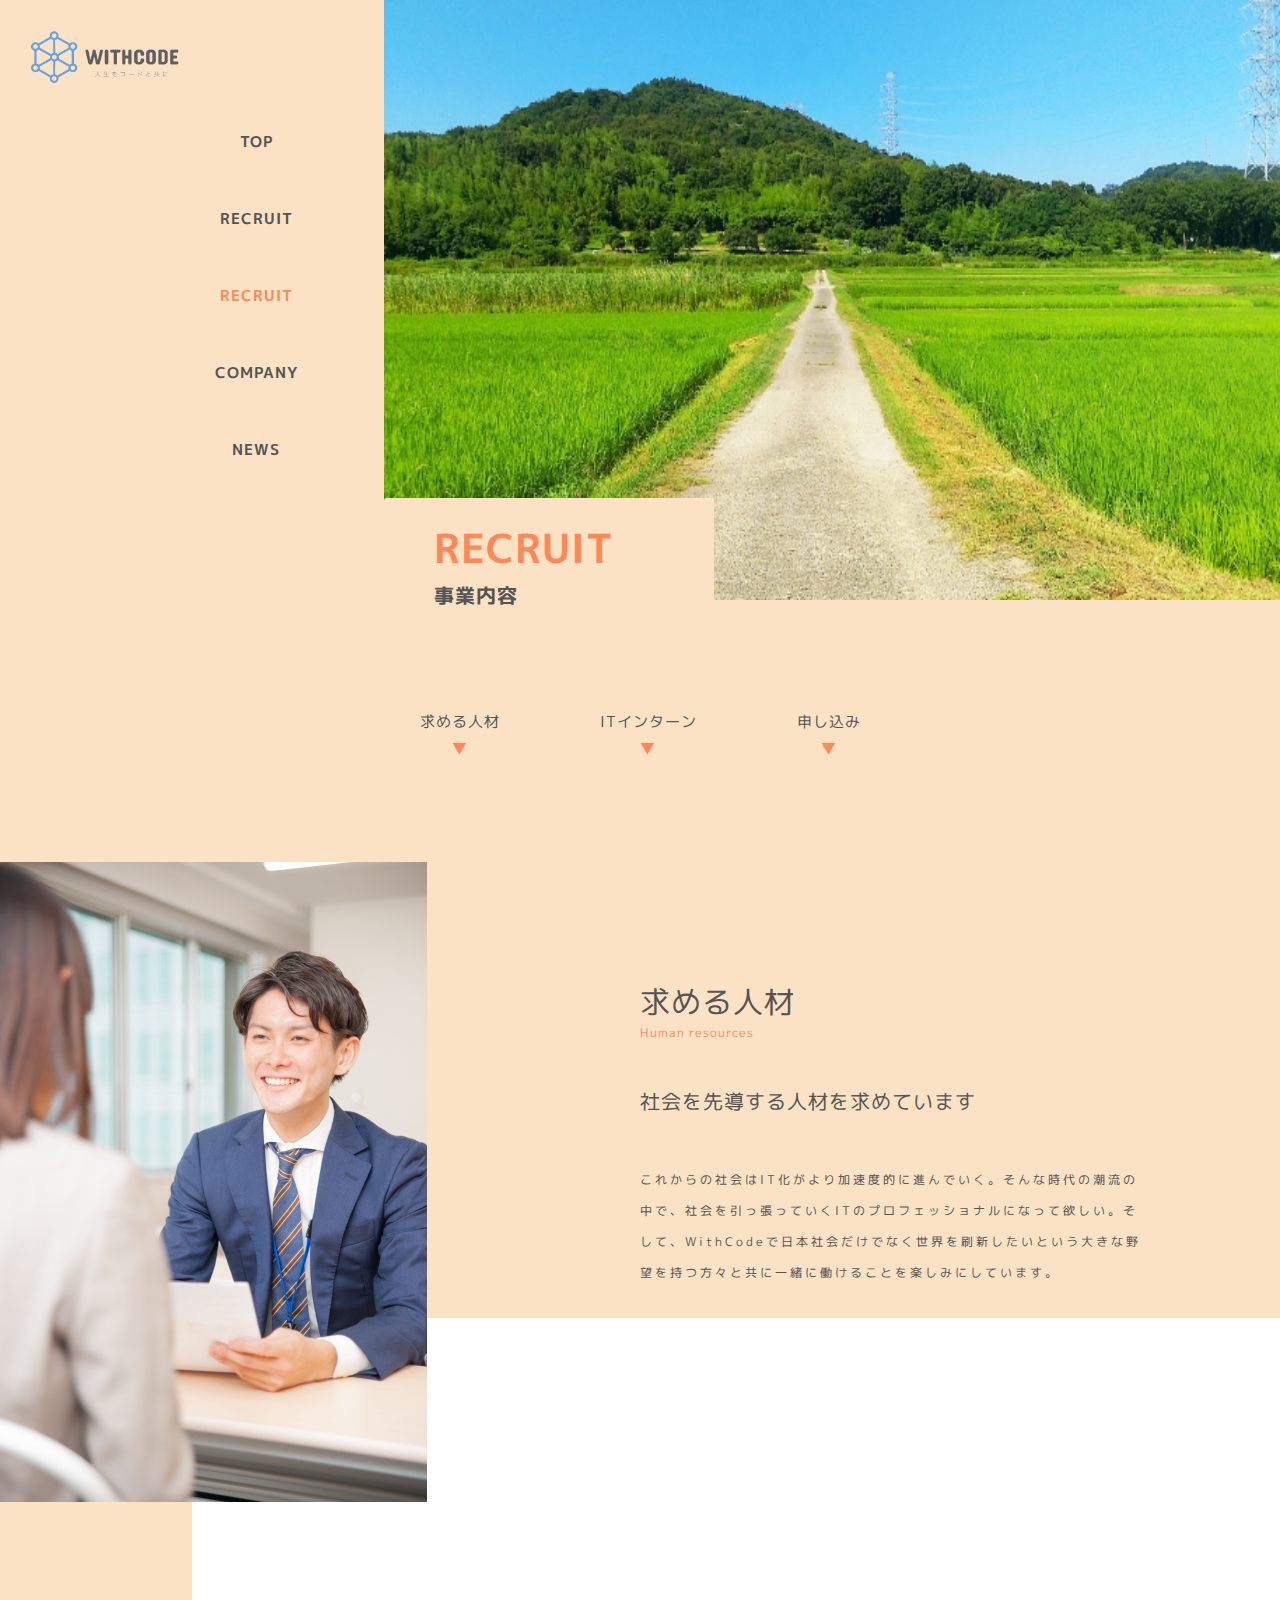
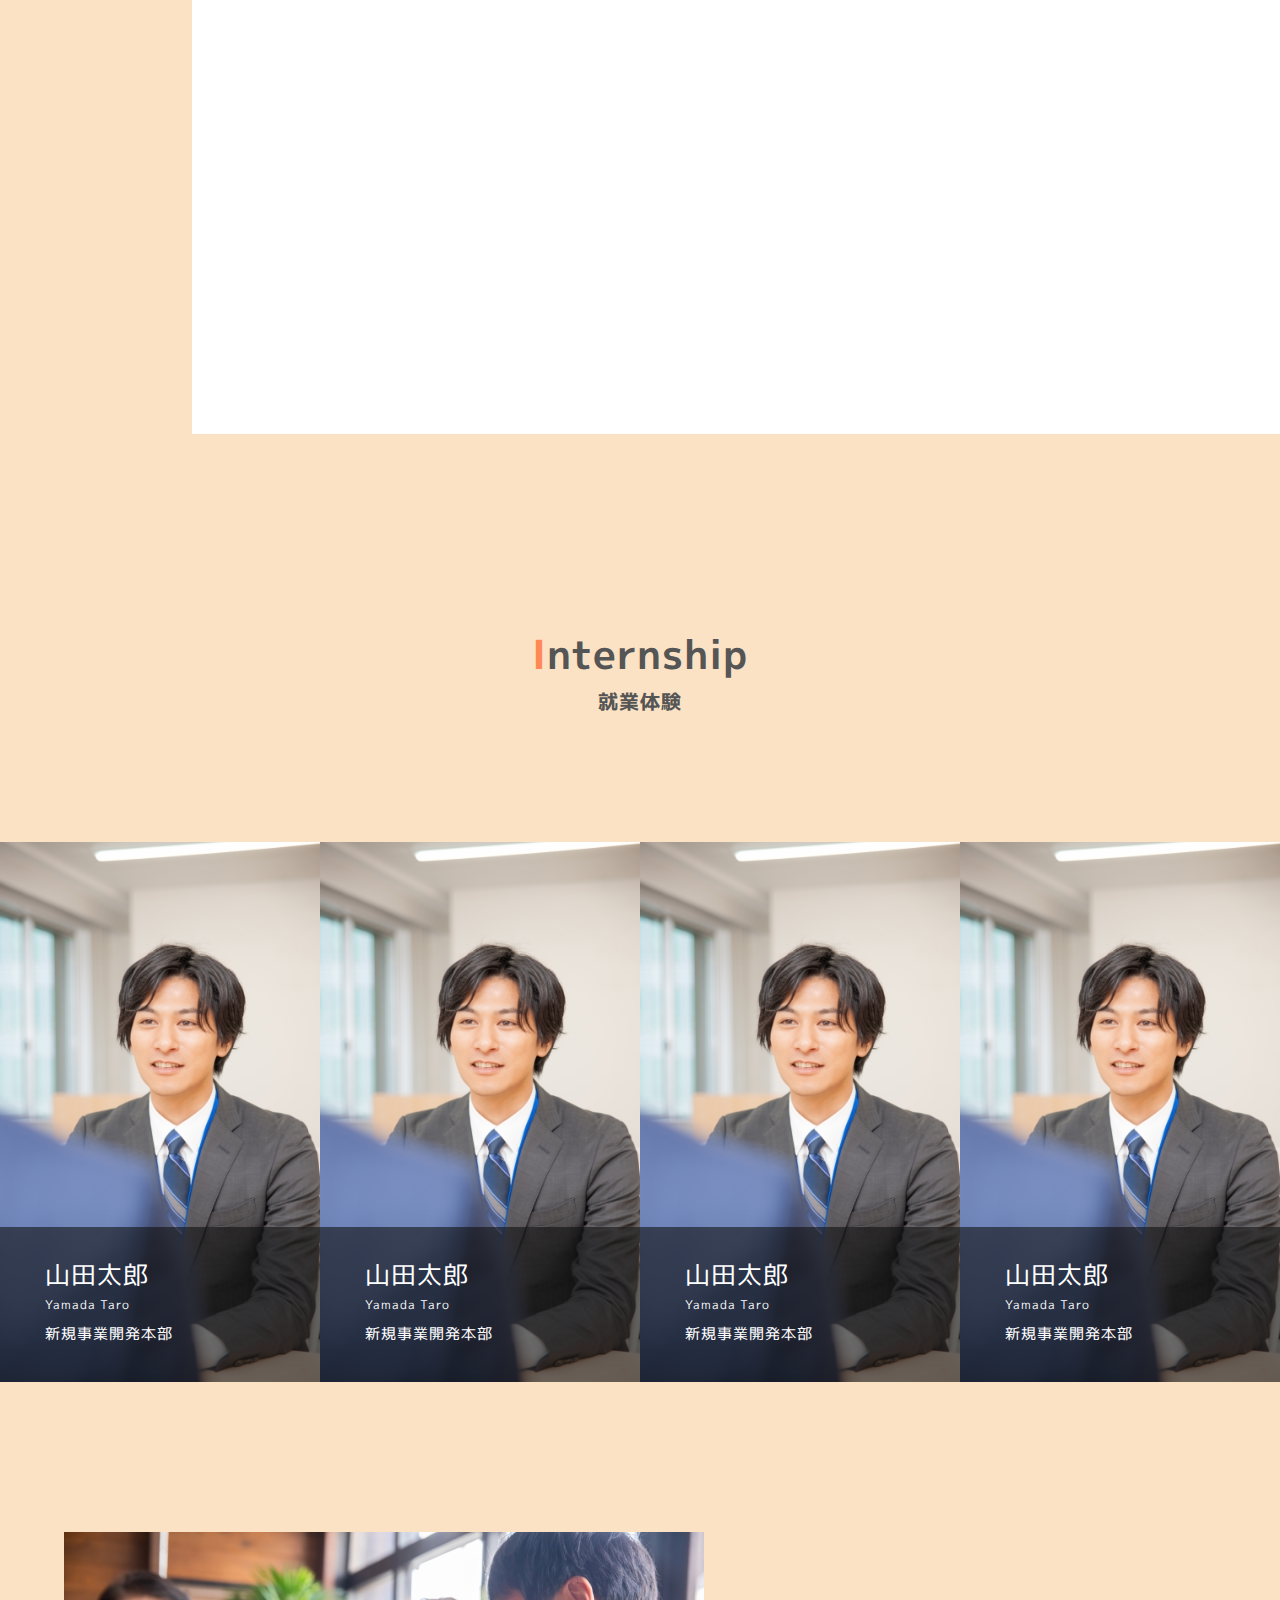
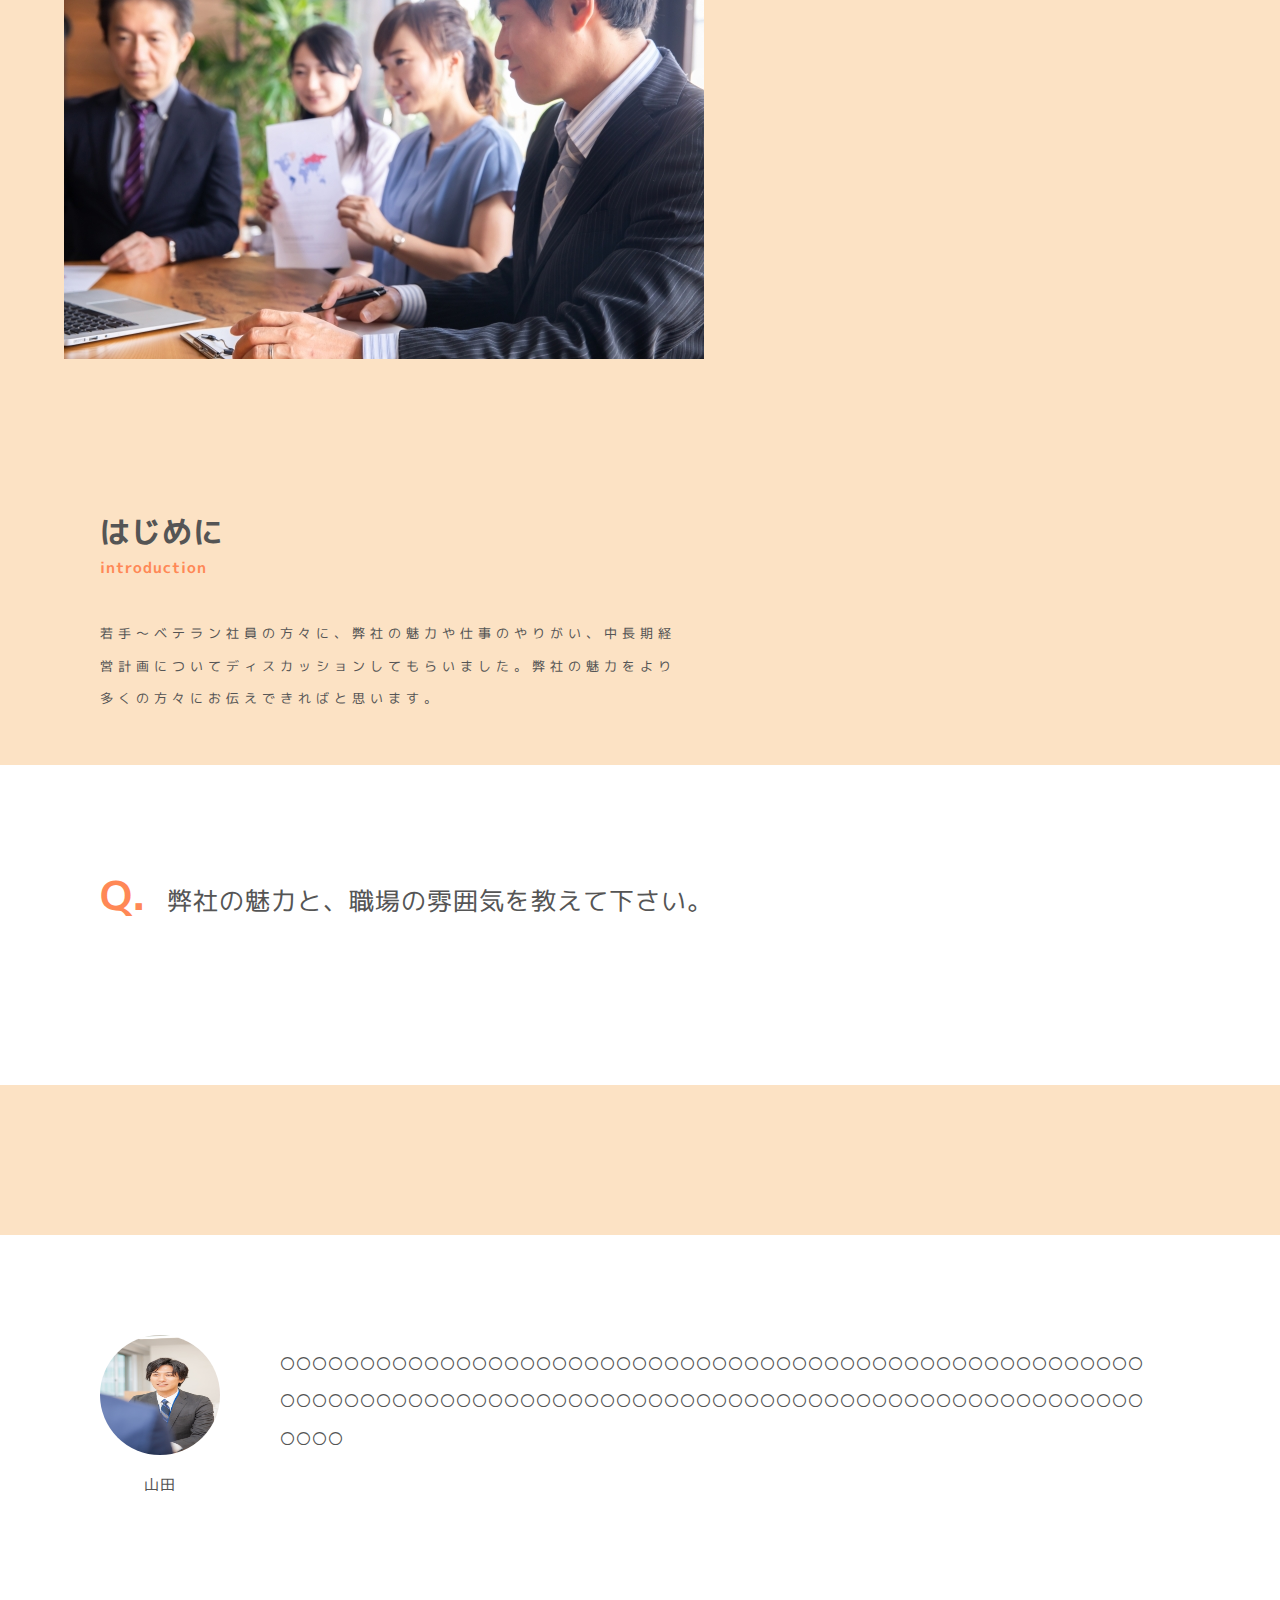
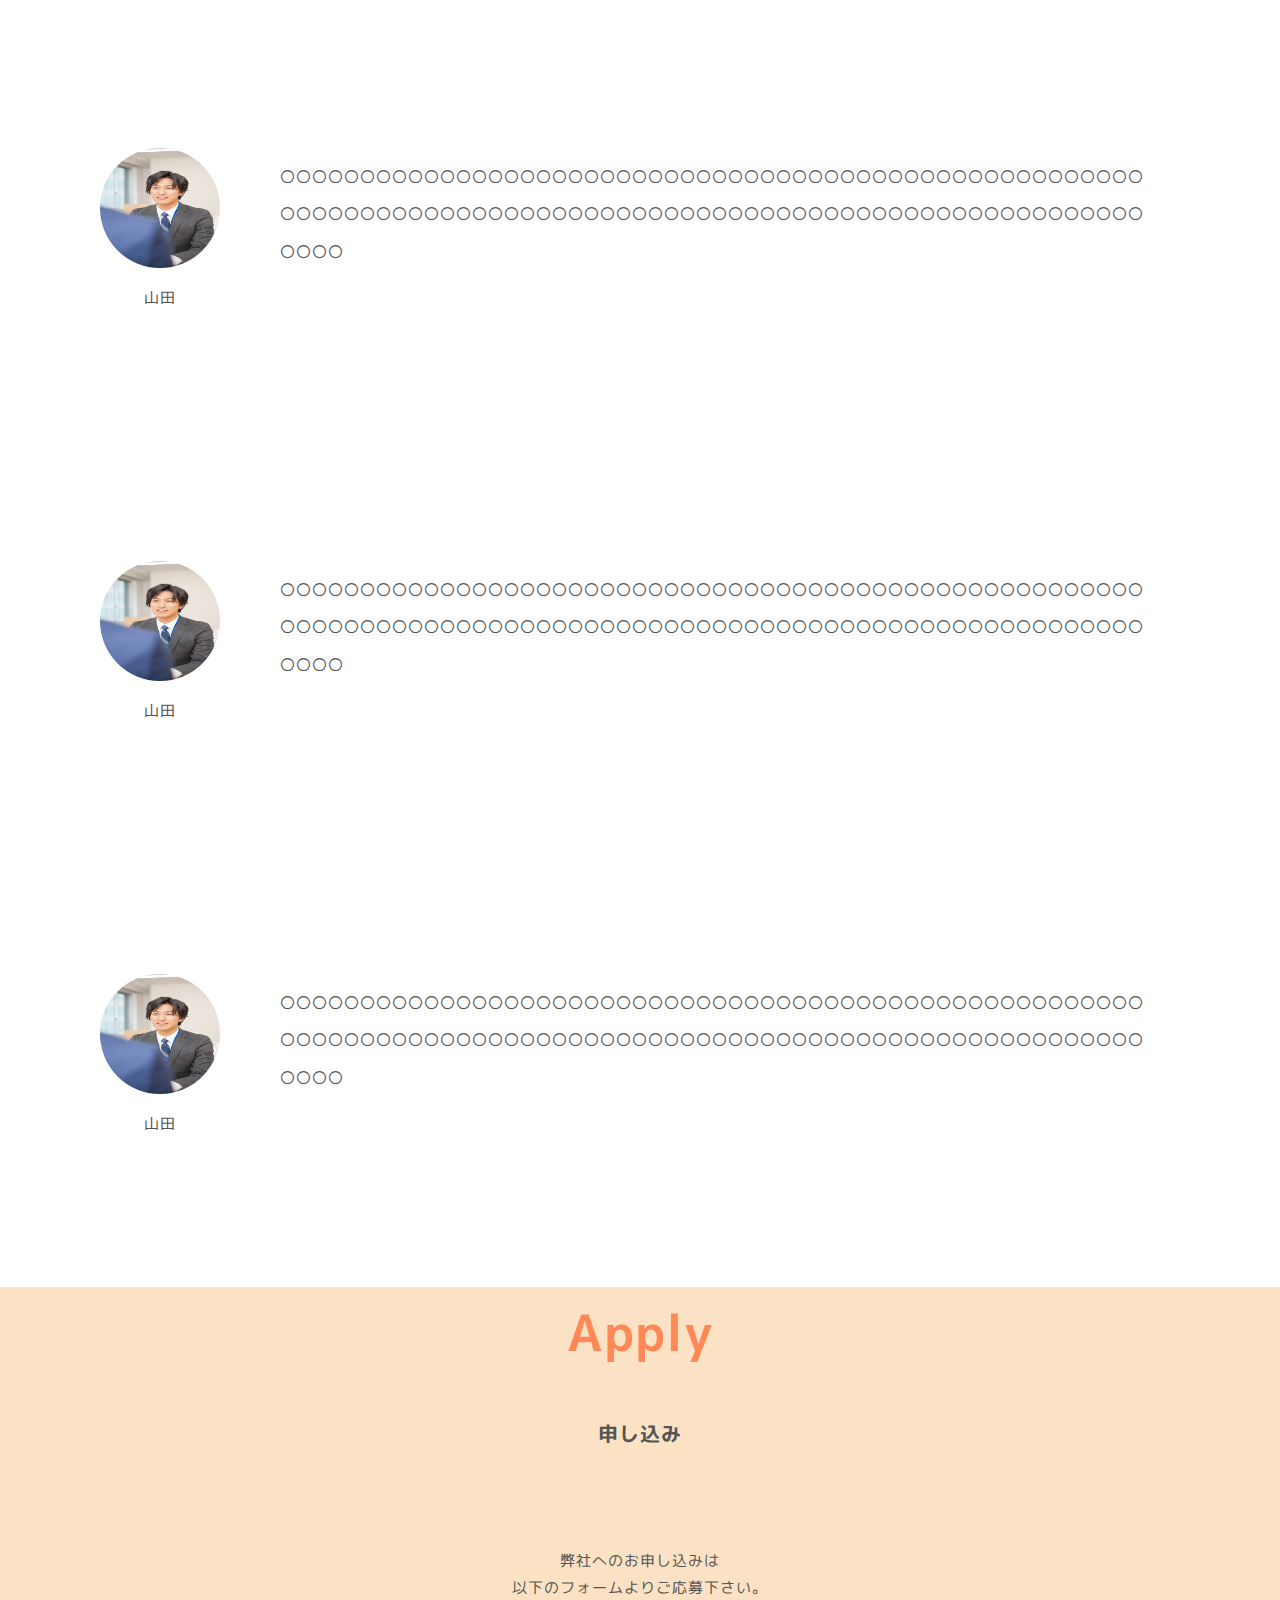
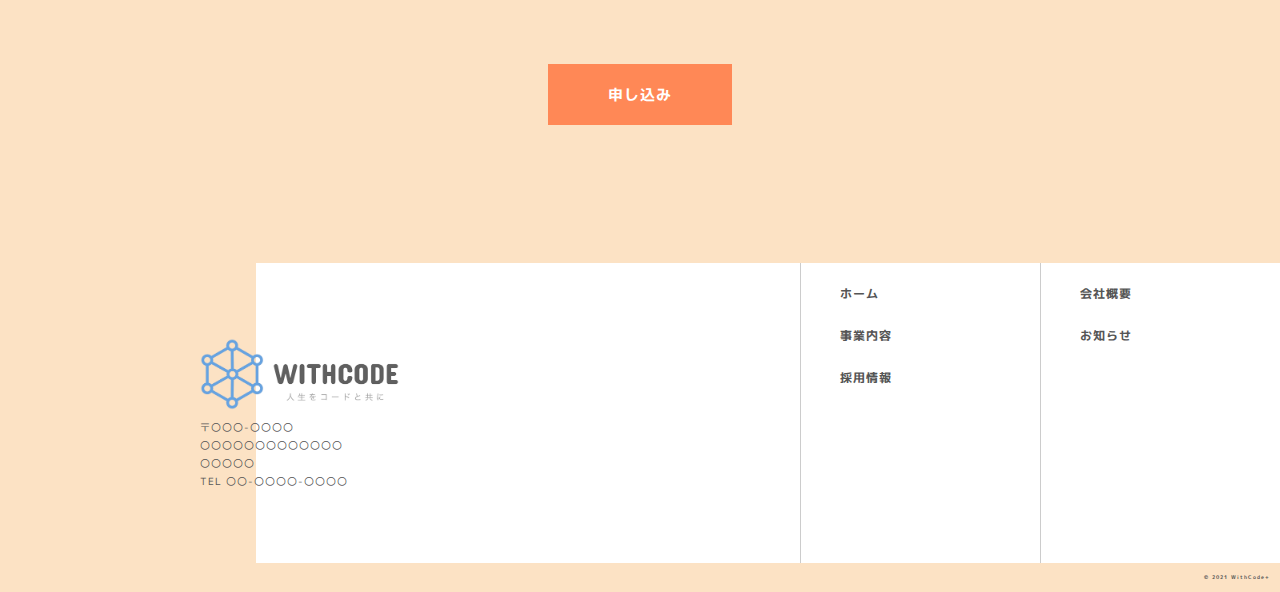
<file: html/recruit.html>
<!DOCTYPE html>
<html>

<head>
  <meta charset="UTF-8">
  <title>プログラミング教材「WithCode+」</title>
  <meta name="description" content="「人生をコードと共に」というビジョンを達成するべく、皆さんのプログラミング学習をサポートします。">
  <meta name="keywords" content="IT,プログラミング,コミュニティ">
  <meta name="viewport" content="width=device-width, initial-scale=1.0">
  <meta property="og:title" content="プログラミング教材「WithCode+」">
  <meta property="og:type" content="article">
  <meta property="og:url" content="https://withcode-plus.tech">
  <meta property="og:image" content="img/logo.png">
  <meta property="og:description" content="「人生をコードと共に」というビジョンを達成するべく、皆さんのプログラミング学習をサポートします。">
  <meta property="og:site_name" content="プログラミング教材">
  <link rel="icon" href="../favicon.ico">
  <link rel="apple-touch-icon" sizes="180×180" href="../img/logo.png">
  <link rel="stylesheet" type="text/css" href="../css/reset.css">
  <link rel="stylesheet" type="text/css" href="../css/common1.css">
  <link rel="stylesheet" type="text/css" href="../css/common2.css">
  <link rel="stylesheet" type="text/css" href="../css/recruit.css">
  <link rel="preconnect" href="https://fonts.gstatic.com">
  <link href="https://fonts.googleapis.com/css2?family=M+PLUS+1p:wght@100;300;400;500;700;800;900&display=swap"
    rel="stylesheet">
</head>
<body>
<header>
  <div class="header_all">
    <div class="header_inner">
      <img src="../img/logo.png" alt="ロゴ画像">
      <nav>
        <ul>
          <li><a href="../index.html">TOP</a></li>
          <li><a href="recruit.html" >RECRUIT</a></li>
          <li><a href="recruit.html" class="color">RECRUIT</a></li>
          <li><a href="company.html">COMPANY</a></li>
          <li><a href="news.html">NEWS</a></li>
        </ul>
      </nav>
    </div>
    <div class="top_inner">
      <img src="../img/recruit.png" alt="トップ画像">
      <h1>RECRUIT<br><small>事業内容</small></h1>
    </div>
  </div>
</header>
<main>
  <section class="recruit">
    <div class="recruit_inner">
      <div class="recruit_top">
        <ul>
          <li><a href="#recruit_list1">求める人材</a><br><small>▼</small></a></li>
          <li><a href="#recruit_list2">ITインターン<br><small>▼</small></a></li>
          <li><a href="#recruit_list3">申し込み<br><small>▼</small></a></li>
        </ul>
      </div>
      <div class="recruit_list" id="recruit_list1">
        <div class="recruit_item1">
          <img src="../img/top_recruit.png" alt="サービス画像">
        </div>
        <div class="recruit_item2">
          <h2>求める人材<br><small>Human resources</small></h2>
          <h3>社会を先導する人材を求めています</h3>
          <p>
            これからの社会はIT化がより加速度的に進んでいく。そんな時代の潮流の中で、社会を引っ張っていくITのプロフェッショナルになって欲しい。そして、WithCodeで日本社会だけでなく世界を刷新したいという大きな野望を持つ方々と共に一緒に働けることを楽しみにしています。
          </p>
        </div>
        <div class="recruit_bg">
          <div class="recruit_content">
            <div class="recruit_element">
              <p>
                WithCode
              </p>
            </div>
          </div>
        </div>
      </div>
    </div>
  </section>
  <section class="intern" id="recruit_list2">
    <h1><span>I</span>nternship<br><small>就業体験<small></h1>
      <ul class="member">
        <li class="member1">
          <div class="member_info">
            <h2 class="member_name">
              <p>山田太郎<br><small>Yamada Taro</small></p>
            </h2>
            <p class="member_department">新規事業開発本部</p>
          </div>
        </li>
      <li class="member1">
        <div class="member_info">
          <h2 class="member_name">
            <p>山田太郎<br><small>Yamada Taro</small></p>
          </h2>
          <p class="member_department">新規事業開発本部</p>
        </div>
      </li>
      <li class="member1">
        <div class="member_info">
          <h2 class="member_name">
            <p>山田太郎<br><small>Yamada Taro</small></p>
          </h2>
          <p class="member_department">新規事業開発本部</p>
        </div>
      </li>
      <li class="member1">
        <div class="member_info">
          <h2 class="member_name">
            <p>山田太郎<br><small>Yamada Taro</small></p>
          </h2>
          <p class="member_department">新規事業開発本部</p>
        </div>
      </li>
      </ul>
      <div class="intern_intro">
        <div class="intro_img">
          <img src="../img/intern.png" alt="インターン画像">
        </div>
      </div>
      <div class="intro_txt">
        <h2>はじめに<br><small>introduction</small></h2>
        <p class="intro_descript">
          若手〜ベテラン社員の方々に、弊社の魅力や仕事のやりがい、中長期経営計画についてディスカッションしてもらいました。弊社の魅力をより多くの方々にお伝えできればと思います。
        </p>
      </div>
      <div class="discussion_talk">
        <div class="discussion_inner">
          <div class="question">
            <div class="question_ttl">
              <p>
                <span>Q.</span>弊社の魅力と、職場の雰囲気を教えて下さい。
              </p>
            </div>
          </div>
        </div>
      </div>
      <ul class="question_list">
        <li>
          <div class="question_member">
            <img src="../img/member.png" alt="山田画像">
            <p>山田</p>
          </div>
          <p class="question_txt">
            〇〇〇〇〇〇〇〇〇〇〇〇〇〇〇〇〇〇〇〇〇〇〇〇〇〇〇〇〇〇〇〇〇〇〇〇〇〇〇〇〇〇〇〇〇〇〇〇〇〇〇〇〇〇〇〇〇〇〇〇〇〇〇〇〇〇〇〇〇〇〇〇〇〇〇〇〇〇〇〇〇〇〇〇〇〇〇〇〇〇〇〇〇〇〇〇〇〇〇〇〇〇〇〇〇〇〇〇〇〇〇〇
          </p>
        </li>
      </ul>
      <ul class="question_list">
        <li>
          <div class="question_member">
            <img src="../img/member.png" alt="山田画像">
            <p>山田</p>
          </div>
          <p class="question_txt">
            〇〇〇〇〇〇〇〇〇〇〇〇〇〇〇〇〇〇〇〇〇〇〇〇〇〇〇〇〇〇〇〇〇〇〇〇〇〇〇〇〇〇〇〇〇〇〇〇〇〇〇〇〇〇〇〇〇〇〇〇〇〇〇〇〇〇〇〇〇〇〇〇〇〇〇〇〇〇〇〇〇〇〇〇〇〇〇〇〇〇〇〇〇〇〇〇〇〇〇〇〇〇〇〇〇〇〇〇〇〇〇〇
          </p>
        </li>
      </ul>
      <ul class="question_list">
        <li>
          <div class="question_member">
            <img src="../img/member.png" alt="山田画像">
            <p>山田</p>
          </div>
          <p class="question_txt">
            〇〇〇〇〇〇〇〇〇〇〇〇〇〇〇〇〇〇〇〇〇〇〇〇〇〇〇〇〇〇〇〇〇〇〇〇〇〇〇〇〇〇〇〇〇〇〇〇〇〇〇〇〇〇〇〇〇〇〇〇〇〇〇〇〇〇〇〇〇〇〇〇〇〇〇〇〇〇〇〇〇〇〇〇〇〇〇〇〇〇〇〇〇〇〇〇〇〇〇〇〇〇〇〇〇〇〇〇〇〇〇〇
          </p>
        </li>
      </ul>
      <ul class="question_list">
        <li>
          <div class="question_member">
            <img src="../img/member.png" alt="山田画像">
            <p>山田</p>
          </div>
          <p class="question_txt">
            〇〇〇〇〇〇〇〇〇〇〇〇〇〇〇〇〇〇〇〇〇〇〇〇〇〇〇〇〇〇〇〇〇〇〇〇〇〇〇〇〇〇〇〇〇〇〇〇〇〇〇〇〇〇〇〇〇〇〇〇〇〇〇〇〇〇〇〇〇〇〇〇〇〇〇〇〇〇〇〇〇〇〇〇〇〇〇〇〇〇〇〇〇〇〇〇〇〇〇〇〇〇〇〇〇〇〇〇〇〇〇〇
          </p>
        </li>
      </ul>
  </section>
  <section class="contact" id="recruit_list3">
    <div class="contact_inner">
      <h3>Apply<br><small>申し込み</small></h3>
      <P>
        弊社へのお申し込みは<br>以下のフォームよりご応募下さい。
      </P>
      <p class="btn"><a href="">申し込み</a></p>
    </div>
  </section>
</main>
<footer>
  <div class="footer_inner">
    <img src="../img/logo.png" alt="ロゴ画像">
    <p>〒〇〇〇-〇〇〇〇<br>
      〇〇〇〇〇〇〇〇〇〇〇〇〇〇〇〇〇〇<br>
      TEL 〇〇-〇〇〇〇-〇〇〇〇
    </p>
  </div>
  <div class="footer_bg">
    <div class="footer_list">
      <ul>
        <li><a href="company.html">会社概要</a></li>
        <li><a href="news.html">お知らせ</a></li>
      </ul>
      <ul class="footer_item">
        <li><a href="../index.html">ホーム</a></li>
        <li><a href="business.html">事業内容</a></li>
        <li><a href="recruit.html">採用情報</a></li>
      </ul>
    </div>
  </div>
</footer>
<p class="copyright">© 2021 WithCode+</p>
</body>
</html>
</file>
<file: css/common1.css>
body{
    font-size:15px;
    line-height:1.8;
    letter-spacing:1px;
    word-break:break-all;
    color:#555; 
    font-family: 'M PLUS 1p', sans-serif;
    /* background:lightsteelblue; */
    background:#fce2c4;
}

a{
    text-decoration:none;
    color:#555;
    /* color:white; */
}

li{
    list-style:none;
}
</file>
<file: css/index.css>
@charset "UTF-8";

.header_all {
  width: 100%;
  position: relative;
}

.header_inner img {
  position: absolute;
  width: 150px;
  padding: 30px;
}

.header_inner nav ul {
  position: absolute;
  text-align: center;
  width: 40%;
  padding-top: 10%;
}

.header_inner nav ul li {
  padding-bottom: 50px;
  font-weight: bold;
}

.header_inner nav ul li .color {
  color: #ff8856;
}

.header_inner nav ul a:hover {
  opacity: 0.5;
}

/* #####header######

.header_all {
  width: 100%;
  position: relative;
}



.header_inner img {
    position: absolute;
    width: 150px;
    padding: 30px;
}


.header_inner nav{
    float:right;
    width:40%;
}

.header_inner nav ul{
    display:flex;
    justify-content:space-between;
    margin-right:5%;
} 


.header_inner nav ul li {
    padding-bottom: 50px;
    padding:50px 10px 0 10px; 
    font-weight: bold;
    border-bottom:2px solid #333;
}

.header_inner nav ul li .color {
  color: #ff8856;
}

.header_inner nav ul a:hover {
  opacity: 0.5;
} */

/* ###トップ##### */

.top_inner {
  padding-top: 50px;
  width: 70%;
  position: relative;
  float: right;
  text-align: center;
}

.top_inner img {
  width: 100%;
  height: auto;
}

.top_title {
  position: relative;
  width: 80%;
  margin-left: 10%;
  padding: 10px 0;
  /* float:right; */
  line-height: 1;
  /* left:300px;  */
  /* top:-450px; */
  top: -60px;
  /* background:red; */
  /* background: rgba(255, 255, 255, 0.8); */
  background: rgba(255, 255, 255, 0.8);
  /* background:; */
  /* padding:20px 0;
    border:3px solid #111;*/
  border-radius: 25px;

  z-index: 2;
}

.top_inner h1 {
  display: inline;
  font-size: 100px;
  color: #ff8856;
}

.top_inner h2 {
  font-size: 80px;
}

.top_inner p {
  font-size: 20px;
  color: #777;
  padding-top: 20px;
  /* position:relative; */
  /* top:-50px; */
  /* top:50px; */
}

.top_bg1 {
  background: #ddd;
  /* background:orange; */
  background: skyblue;
  height: 150px;
  width: 150px;
  position: relative;
  left: 80%;
  top: 900px;
  border-radius: 50%;
  z-index: 1;
}

/* #####ニュース##### */

.section {
  margin: 150px 0;
}

.news {
  display: grid;
  position: relative;
  width: 70%;
  margin: 0 auto;
  padding: 50px 0 30px;
  border: 1px solid #111;
  z-index: 0;
}

.news h3 {
  text-align: center;
  font-size: 40px;
  color: #ff8856;
  font-weight: bold;
  line-height: 1;
}

.news h3 small {
  font-size: 20px;
}

.news .news_list {
  margin: 0 50px;
  text-align: left;
  padding: 30px;
}

.news .news_list li {
  font-size: 18px;
  line-height: 2;
  color: #333;
}

.news .more {
  background: #888;
  text-align: center;
  width: 20%;
  margin: 20px auto;
  border-radius: 5px;
  padding: 10px;
}

.news .more a {
  color: #fff;
  font-weight: bold;
}

/* ####feature#### */

.feature {
  /* background:red; */
  width: 100%;
  position: relative;
}

.feature_inner {
  /* background:blue; */
  width: 50%;
  background-color: #fff;
  border-top: solid 3px #ff8856;
  position: relative;
  float: right;
  z-index: 3;
  margin-top: 25%;
}

.feature_inner h4 {
  font-size: 50px;
  padding: 15% 0 0 15%;
  color: #ff8856;
}

.feature_inner small {
  font-size: 20px;
  padding-left: 15%;
  font-weight: bold;
}

.feature_inner p {
  width: 50%;
  margin: 0 auto;
  line-height: 2.5;
  padding: 10% 0;
}

/* .feature_bg{
    background:#ddd;
    height:570px;
    width:60%;
} */

/* .feature_bg_all{
    width:500px;
    height:500px;
} */

.feature_bg {
  background: #ddd;
  background: pink;
  height: 200px;
  width: 200px;
  border-radius: 50%;
}

.feature_bg2 {
  background: #ddd;
  background: skyblue;
  height: 200px;
  width: 200px;
  position: relative;
  left: 200px;
  top: 50px;
  border-radius: 50%;
}

/* .feature_bg3{
    background:#ddd;
    background:blue;
    height:200px;
    width:200px;
} */

.feature_bg4 {
  background: #ddd;
  /* background:orange; */
  background: orange;
  height: 200px;
  width: 200px;
  position: relative;
  left: 700px;
  top: -400px;
  border-radius: 50%;
  /* z-index:2; */
}
.feature_bg5 {
  background: #ddd;
  background: lightgreen;
  height: 200px;
  width: 200px;
  position: relative;
  left: 100px;
  /* top:-00px; */
  border-radius: 50%;
}

.feature_bg6 {
  background: #ddd;
  /* background:orange; */
  background: orange;
  height: 200px;
  width: 200px;
  position: relative;
  left: 400px;
  top: 100px;
  border-radius: 50%;
  /* z-index:2; */
}

.feature_img {
  display: flex;
  justify-content: center;
  align-items: center;
  position: absolute;
  padding-top: 80px;
  z-index: 2;
}

.feature img {
  width: 50%;
  height: 100%;
}

.feature_img img {
  display: block;
  width: 80%;
  margin: auto;
  height: 320px;
}

/* ######service##### */

.service {
  /* background:red; */
  display: inline-block;
  position: relative;
  width: 100%;
}

.service h3 {
  text-align: center;
  font-size: 50px;
  color: #ff8856;
  line-height: 1;
}

.service small {
  font-size: 20px;
  color: #555;
}

/* .service_bg{
    background-image: url("../img/service_bg.png");
    background-size: cover;
    height: 900px;
    margin-top: 5%;
    text-align: center;
} */

.service_item_all {
  width: 100%;
  height: auto;
}

.service_item {
  /* width:25%; */
  display: inline-block;
  height: auto;
  margin-top: 100px;

  /* background-color:#ccc; */
  /* background-color:red; */
  padding: 50px 30px 50px 100px;
  /* text-align: center; */
  align-items:center;
}
.service_item2 {
  display: inline-block;
  height: auto;
  /* margin-top:px; */
  padding: 50px 30px 50px 100px;
  text-align: center;
  align-items: center;
}

.service_item img {
  width: 40%;
  height: 40%;
  margin: 0 auto;
  float: left;
  padding-right: 50px;
}

.service_item2 img {
  width: 40%;
  height: 40%;
  margin: 0 auto;
  float: right;
  padding-left: 50px;
}

.service_item h4 {
  font-size: 30px;
  padding-top: 20px;
}

.service_item2 h4 {
  font-size: 30px;
  padding-top: 20px;
}

.service_item small {
  font-size: 13px;
  color: #ff8856;
  font-weight: bold;
}

.service_item2 small {
  font-size: 13px;
  color: #ff8856;
  font-weight: bold;
}

.service_item1,
.service_item2 p {
  padding: 10px;
  line-height: 2;
}

/* .service_bg{
    background:skyblue;
    position:relative;
    width:150px;
    height:150px;
    border-radius:50%;
    z-index:0;
    top:60px;
} */

.btn {
  text-align: center;
}

.service .btn a {
  background: #ff8856;
  padding: 20px 60px;
  position: relative;
  top: 90px;
  color: #fff;
  font-weight: bold;
}

/* #####recruit##### */

.recruit {
  display: inline-block;
  position: relative;
  width: 100%;
}

.recruit_inner {
  /* background:red; */
  width: 40%;
  position: relative;
  left: 100px;
  top: 280px;
  z-index: 1;
}

.recruit h3 {
  font-size: 50px;
  color: #ff8856;
}

.recruit h3 small {
  font-size: 20px;
  color: #555;
  font-weight: bold;
}

.recruit h4 {
  font-size: 25px;
  padding-top: 40px;
  color: #222;
}

.recruit p {
  line-height: 2.5;
  padding-top: 50px;
}

.recruit .btn a {
  text-align: center;
  background: #ff8856;
  padding: 20px 60px;
  position: relative;
  top: 90px;
  color: #fff;
  font-weight: bold;
}

.recruit img {
  position: relative;
  float: right;
  width: 35%;
  height: auto;
  z-index: 1;
  bottom: 500px;
}

.recruit_bg {
  width: 80%;
  height: 600px;
  background-color: #fff;
  position: absolute;
  bottom: 150px;
  z-index: 0;
}

.recruit_bg2 {
  width: 200px;
  height: 200px;
  background-color: skyblue;
  position: relative;
  z-index: 1;
  border-radius: 50%;
  left: 100px;
  top: -700px;
}

.recruit_bg3 {
  width: 150px;
  height: 150px;
  background-color: lightgreen;
  position: relative;
  z-index: 1;
  border-radius: 50%;
  left: 400px;
  top: -700px;
}

/* .recruit_bg2{
    width:200px;
    height:200px;
    background-color:#;
    background-color:orange;
    position:absolute;
    bottom:150px;
    z-index:1;
} */

.contact {
  position: relative;
  width: 100%;
}

.contact h3 {
  font-size: 50px;
  color: #ff8856;
  text-align: center;
}

.contact h3 small {
  font-size: 20px;
  color: #555;
}

.contact p {
  width: 40%;
  margin: 0 auto;
  text-align: center;
  padding-top: 80px;
}

.contact .btn a {
  text-align: center;
  position: relative;
  background: #ff8856;
  padding: 20px 60px;
  color: #fff;
  font-weight: bold;
}

/* ####footer#### */

footer {
  display: inline-block;
  position: relative;
  width: 100%;
}
.footer_inner {
  display: inline-block;
  position: relative;
  margin-left: 200px;
  z-index: 1;
  top: 230px;
}

.footer_inner img {
  width: 200px;
}

.footer_inner p {
  width: 150px;
  font-size: 10px;
}

.footer_bg {
  width: 80%;
  float: right;
  height: 300px;
  background-color: #fff;
  position: relative;
  z-index: 0;
}

.footer_list ul {
  float: right;
  z-index: 1;
}

.footer_list ul::after {
  content: "";
  position: absolute;
  height: 300px;
  height: 300px;
  border-left: 1px solid #ccc;
  color: #555;
  top: 0;
}

.footer_list ul li {
  width: 200px;
  padding: 20px 0 0 40px;
  font-weight: bold;
  font-size: 12px;
}

.copyright {
  float: right;
  font-size: 5px;
  font-weight: bold;
  padding: 10px;
}
</file>
<file: css/common2.css>
@charset "UTF-8";

/* #####header###### */
/* 
.header_all {
  width: 100%;
  position: relative;
}

.header_inner img {
  position: absolute;
  width: 150px;
  padding: 30px;
}

/* 
.header_inner nav ul {
  position: absolute;
  text-align: center;
  width: 30%;
  padding-top: 10%;
} */

/* .header_inner nav{
  float:right;
  /* margin-right:30px; 
  width:50%;
 display:inline-block; 
}

.header_inner nav ul{
  display:flex;
  
} 


.header_inner nav ul li {
   padding-bottom: 50px; 
  padding:30px;
  font-weight:bold;
}

.header_inner nav ul li .color {
  color: #ff8856;
}

.header_inner nav ul a:hover {
  opacity: 0.5;
} */

/* #####header###### */

/* .header_all {
  width: 100%;
  position: relative;
}



.header_inner img {
    position: absolute;
    width: 150px;
    padding: 30px;

}


.header_inner nav{
    float:right;
    width:40%;
}

.header_inner nav ul{
    display:flex;
    justify-content:space-between;
    margin-right:5%;
} 


.header_inner nav ul li {
    padding-bottom: 50px;
    padding:30px 10px 0 10px; 
    font-weight: bold;
    border-bottom:2px solid #333;
}

.header_inner nav ul li .color {
  color: #ff8856;
}

.header_inner nav ul a:hover {
  opacity: 0.5;
} */

.header_all {
  width: 100%;
  position: relative;
}

.header_inner img {
  position: absolute;
  width: 150px;
  padding: 30px;
}

.header_inner nav ul {
  position: absolute;
  text-align: center;
  width: 40%;
  padding-top: 10%;
}

.header_inner nav ul li {
  padding-bottom: 50px;
  font-weight: bold;
}

.header_inner nav ul li .color {
  color: #ff8856;
}

.header_inner nav ul a:hover {
  opacity: 0.5;
}

/* #####top####### */

.top_inner {
  position: relative;
  width: 70%;
  float: right;
}

.top_inner img {
  width: 100%;
  height: 600px;
}

.top_inner h1 {
  position: absolute;
  font-size: 40px;
  color: #ff8856;
  bottom: 0;
  /* background: #fff; */
  background: #fce2c4;
  border-radius: 3px;
  padding: 30px 100px 0 50px;
  line-height: 1;
}

.top_inner h1 small {
  font-size: 20px;
  color: #555;
}
/* #####contact##### */

.contact {
  position: relative;
  width: 100%;
}

.contact h3 {
  font-size: 50px;
  color: #ff8856;
  text-align: center;
}

.contact h3 small {
  font-size: 20px;
  color: #555;
}

.contact p {
  width: 40%;
  margin: 0 auto;
  text-align: center;
  padding-top: 80px;
}

.contact .btn a {
  text-align: center;
  position: relative;
  background: #ff8856;
  padding: 20px 60px;
  color: #fff;
  font-weight: bold;
}

/* ###footer#### */

footer {
  display: inline-block;
  position: relative;
  width: 100%;
}

.footer_inner {
  display: inline-block;
  position: relative;
  margin-left: 200px;
  z-index: 1;
  top: 230px;
}

.footer_inner img {
  width: 200px;
}

.footer_inner p {
  width: 150px;
  font-size: 10px;
}

.footer_bg {
  width: 80%;
  float: right;
  height: 300px;
  background-color: #FFF;
  position: relative;
  z-index: 0;
}

.footer_list ul {
  float: right;
  z-index: 1;
}

.footer_list ul:after {
  content: "";
  position: absolute;
  height: 300px;
  border-left: 1px solid #ccc;
  color: #555;
  top: 0;
}

.footer_list ul li {
  width: 200px;
  padding: 20px 0 0 40px;
  font-weight: bold;
  font-size: 12px;
}

.copyright {
  float: right;
  font-size: 5px;
  font-weight: bold;
  padding: 10px;
}

/* ##letter### */

.section {
  margin: 100px 0;
}

.letter {
  width: 980px;
  margin: 0 auto 150px;
  padding: 0 20px;
}

.letter_inner {
  border: 1px solid #111;
  padding: 50px;
}

.letter_inner h1 {
  background-color: #fff;
  text-align: center;
  font-size: 30px;
  position: relative;
  bottom: 75px;
  width: 30%;
  margin: 0 auto 50px;
  padding: 0 50px;
}

.letter_list h2 {
  font-size: 30px;
  line-height: 1;
  margin-bottom: 50px;
  font-weight: normal;
}

.letter_list h2 small {
  font-size: 15px;
  color: #ff8856;
}

.letter_item p {
  letter-spacing: 3px;
  line-height: 3;
  margin-bottom: 50px;
}

.letter_item p img {
  width: 100%;
  height: auto;
}
</file>
<file: css/business.css>
.business_top {
  width: 100%;
  display: flex;
  justify-content: center;
  align-items: center;
}

.business_top ul {
  display: inline-flex;
  padding: 50px 0;
}

.business_top li {
  text-align: center;
  padding: 50px;
}

.business_top li a {
  color: #555;
}

.business_top li a:hover {
  opacity: 0.5;
}

.business_top li small {
  color: #ff8856;
}

#business_list1,
#business_list2,
#business_list3 {
  display: inline-block;
}

.business_list {
  width: 100%;
}

.business_list h1 {
  font-size: 30px;
  font-weight: normal;
  color: #555;
  line-height: 0.8;
  padding-bottom: 7%;
}

.business_list h1 small {
  font-size: 12px;
  color: #ff8856;
}

.business_list h2 {
  font-size: 20px;
  color: #555;
  font-weight: normal;
  padding-bottom: 7%;
}

.business_list p {
  width: 80%;
  font-size: 12px;
  color: #555;
  letter-spacing: 3px;
  line-height: 2.6;
}

.business_item1 {
  width: 40%;
  display: inline-block;
  position: relative;
  z-index: 2;
  overflow: hidden;
}

.business_item2 {
  width: 50%;
  float: right;
  margin-top: 10%;
  position: relative;
  z-index: 2;
}

.business_item1_reverse {
  width: 40%;
  /* display: inline-block; */
  position: relative;
  z-index: 2;
  float: right;
  overflow: hidden;
}

.business_item2_reverse {
  width: 50%;
  /* display: inline-block; */
  float: left;
  margin-top: 10%;
  position: relative;
  z-index: 2;
  margin-left: 10%;
}

.business_bg {
  background: #fff;
  width: 85%;
  height: auto;
  float: right;
  position: relative;
  bottom: 200px;
  z-index: 0;
}

.business_element {
  padding: 30% 0 5%;
}

.business_element ul {
  background: #fff;
  width: 50%;
  display: flex;
  flex-wrap: wrap;
  padding: 60px 100px;
  margin: auto;
}

.business_element ul li {
  list-style: disc;
  width: 40%;
  margin-bottom: 20px;
}

.business_element ul li:last-child {
  margin-bottom: 0;
}

.business_bg .btn {
  float: right;
  width: 13%;
  text-align: center;
  background: #ff8856;
  padding: 10px 20px;
  margin: 0 17% 8% 0;
}

.business_bg .btn a {
  color: #fff;
  font-size: 15px;
}
</file>
<file: css/company.css>
@charset "utf-8";

.company {
  width: 100%;
  display: inline-block;
}

.company_inner {
  margin-top: 150px;
}

.company_list {
  width: 80%;
  margin: 0 auto 150px;
}

.company_list li {
  display: flex;
  margin-bottom: 30px;
}

.company_list li span {
  width: 20%;
  margin-right: 3%;
  padding: 0 0 30px 20px;
  border-bottom: 1px solid #444;
  font-size: 18px;
}

.company_list li p {
  width: 80%;
  padding: 0 0 30px 20px;
  border-bottom: 1px solid #ccc;
}

.company_list li p a {
  color: #ff8856;
}
</file>
<file: css/news.css>
.news {
  width: 100%;
  margin-top: 150px;
  display: inline-block;
}

.news_inner {
  display: flex;
  max-width: 1000px;
  margin: 0 auto 150px;
}

.news_main {
  width: 70%;
  margin-right: 15%;
}

.news_list li {
  display: flex;
  margin-bottom: 30px;
  padding-bottom: 30px;
  border-bottom: 1px solid #ddd;
}

.news_date {
  width: 150px;
  margin-right: 60px;
}

.news_category {
  font-weight: bold;
  padding: 2px 5px;
  border: 1px solid #ff8856;
  font-size: 12px;
  color: #ff8856;
}

.news_ttl {
  margin-left: 60px;
}

.news_side {
  width: 25%;
}

.news_side_link {
  margin-bottom: 100px;
}

.news_side_link p {
  margin-bottom: 30px;
  font-size: 20px;
  font-weight: bold;
}

.news_side_list li {
  position: relative;
  margin-bottom: 15px;
  padding-left: 18px;
  line-height: 1.7;
}

.news_side_list li::before {
  content: "";
  position: absolute;
  top: 8px;
  left: 0;
  border-style: solid;
  border-width: 3px;
}
</file>
<file: css/recruit.css>
@charset "utf-8";

.recruit_top {
  width: 100%;
  display: flex;
  justify-content: center;
  align-items: center;
}

.recruit_top ul {
  display: inline-flex;
  padding: 50px 0;
}

.recruit_top li {
  text-align: center;
  padding: 50px;
}

.recruit_top li a {
  color: #555;
}

.recruit_top li a:hover {
  opacity: 0.5;
}

.recruit_top li small {
  color: #ff8856;
}

#recruit_list1,
#recruit_list2,
#recruit_list3 {
  display: inline-block;
}

.recruit_list {
  width: 100%;
}

.recruit_list h2 {
  font-size: 30px;
  font-weight: normal;
  color: #555;
  line-height: 0.8;
  padding-bottom: 7%;
}

.recruit_list h2 small {
  font-size: 12px;
  color: #ff8856;
}

.recruit_list h3 {
  font-size: 20px;
  color: #555;
  font-weight: normal;
  padding-bottom: 7%;
}

.recruit_list p {
  width: 80%;
  font-size: 12px;
  color: #555;
  letter-spacing: 3px;
  line-height: 2.6;
}

.recruit_item1 {
  width: 40%;
  display: inline-block;
  position: relative;
  z-index: 2;
  overflow: hidden;
}

.recruit_item2 {
  width: 50%;
  float: right;
  margin-top: 10%;
  position: relative;
  z-index: 2;
}

.recruit_bg {
  background: #fff;
  width: 85%;
  height: auto;
  float: right;
  position: relative;
  bottom: 200px;
  z-index: 0;
}

.recruit_element {
  padding: 30% 0 5%;
}

.recruit_element p {
  font-size: 150px;
  color: #fff;
  white-space: nowrap;
  overflow: hidden;
  float: right;
}

/* intern */

.intern {
  display: inline-block;
}

.intern h1 {
  font-size: 40px;
  text-align: center;
  line-height: 1;
  margin-bottom: 10%;
}

.intern h1 span {
  color: #ff8856;
}

.intern h1 small {
  font-size: 20px;
}

.member {
  display: flex;
  width: 100%;
}

.member li {
  display: inline-flex;
  align-items: flex-end;
  width: 25%;
  height: 540px;
}

.member .member1 {
  background: url(../img/member.png) center center no-repeat;
  background-size: cover;
}

.member_info {
  position: relative;
  width: 100%;
  padding: 35px 45px;
  background-color: rgba(17, 17, 17, 0.6);
  color: #fff;
  overflow: hidden;
}

.member_name p {
  font-size: 25px;
  line-height: 1;
  font-weight: normal;
}

.member_name p small {
  font-size: 12px;
  font-weight: normal;
}

.member_department {
  padding-top: 8px;
}

.intern_intro {
  width: 90%;
  display: flex;
  align-items: center;
  position: relative;
  margin-bottom: 80px;
  padding: 150px 0;
  margin: 0 auto;
}

.intro_txt {
  width: 45%;
  padding: 0 100px 50px 100px;
}

.intro_txt h2 {
  font-size: 30px;
  line-height: 1;
  color: #555;
  margin-bottom: 40px;
}

.intro_txt h2 small {
  font-size: 15px;
  color: #ff8856;
}

.intro_descript {
  font-size: 13px;
  letter-spacing: 5px;
  line-height: 2.5;
  color: #555;
}

.discussion_talk {
  margin-bottom: 150px;
  padding: 100px 100px 150px;
  background-color: #fff;
}

.question_ttl {
  font-size: 25px;
  line-height: 1.5;
  padding-bottom: 10px;
}

.question_ttl p span {
  font-weight: bold;
  font-size: 40px;
  padding-right: 20px;
  color: #ff8856;
}

.question_list {
  padding: 100px;
  background-color: #fff;
}

.question_list li {
  display: flex;
  margin-bottom: 50px;
}

.question_member {
  margin-right: 60px;
}

.question_member img {
  width: 120px;
  height: 120px;
  border-radius: 100px;
}

.question_member p {
  margin-top: 8px;
  text-align: center;
}

.question_txt {
  width: 80%;
  padding-top: 10px;
  line-height: 2.5;
}
</file>
